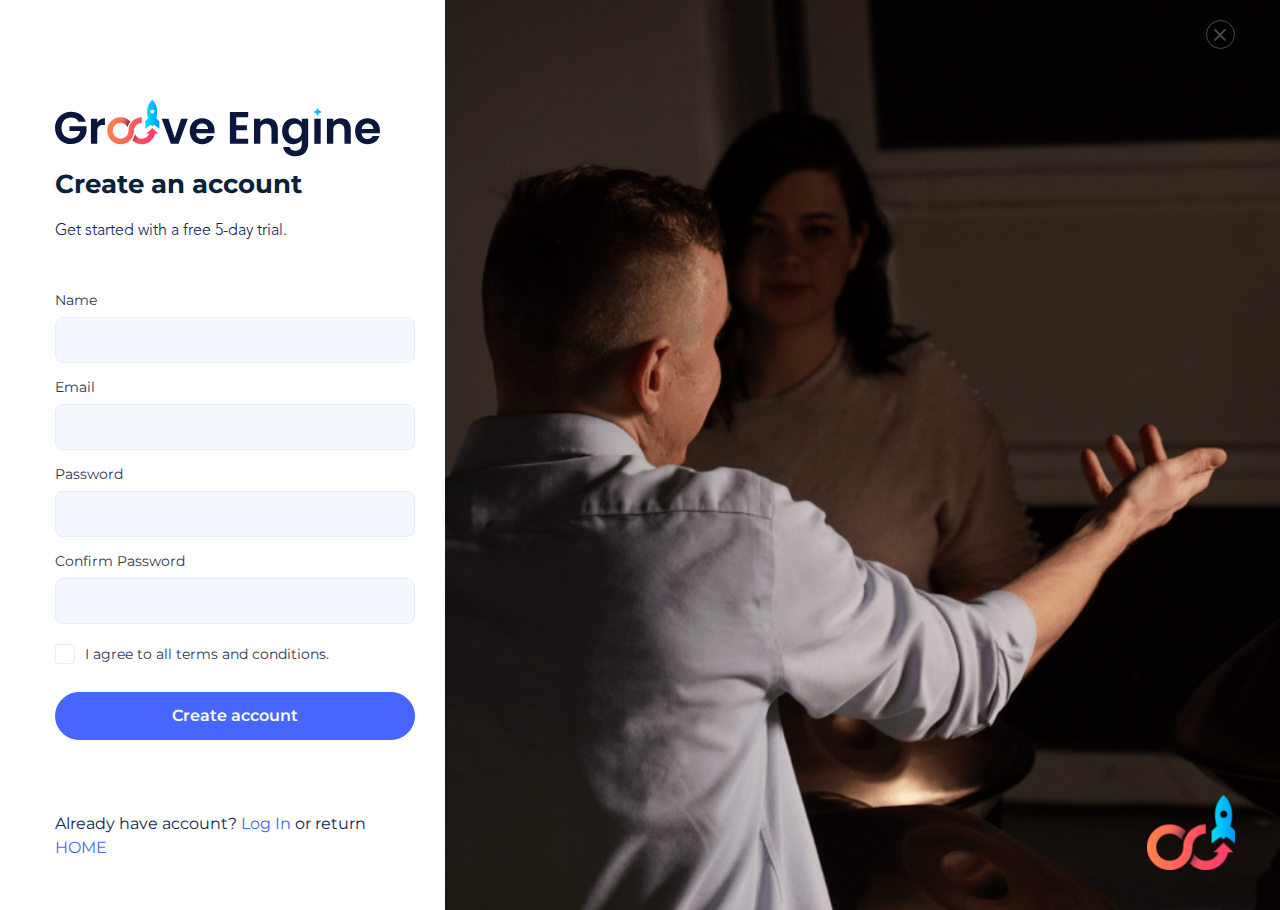
<file: create-account.html>
<!DOCTYPE html>
<html lang="en">
  <head>
    <meta charset="UTF-8" />
    <meta name="viewport" content="width=device-width, initial-scale=1.0" />
    <link rel="preconnect" href="https://fonts.googleapis.com" />
    <link rel="preconnect" href="https://fonts.gstatic.com" crossorigin />
    <link
      href="https://fonts.googleapis.com/css2?family=Montserrat:wght@300;400;500;600;700;800&display=swap"
      rel="stylesheet"
    />
    <link
      href="https://cdn.jsdelivr.net/npm/bootstrap@5.0.2/dist/css/bootstrap.min.css"
      rel="stylesheet"
    />
    <link rel="icon" type="image/png" href="favicon.png" />
    <title>Groove Engine - Create Account</title>
    <link rel="stylesheet" href="css/login-register-account.css" />
    <link rel="stylesheet" href="css/style.css" />
  </head>
  <body>
    <div class="fl-page">
      <section class="full-height-section">
        <div class="row">
          <div class="col-12 col-xl-4 col-lg-5 col-md-6">
            <div class="form-wrapper">
              <div class="logo-form-wrapper">
                <a href="/">
                  <img src="images/logo.svg" alt="logo" />
                </a>
              </div>
              <h1>Create an account</h1>
              <p>Get started with a free 5-day trial.</p>
              <form action="">
                <div class="form-group">
                  <label for="your_name">Name</label>
                  <input
                    type="text"
                    class="form-control"
                    name="your_name"
                    required
                  />
                </div>
                <div class="form-group">
                  <label for="email">Email</label>
                  <input
                    type="email"
                    class="form-control"
                    name="email"
                    required
                  />
                </div>
                <div class="form-group password-first">
                  <label for="password">Password</label>
                  <input
                    type="password"
                    class="form-control"
                    name="password"
                    required
                  />
                </div>
                <div class="form-group confirm-password">
                  <label for="confirm_password">Confirm Password</label>
                  <input
                    type="password"
                    class="form-control"
                    name="confirm_password"
                    required
                  />
                </div>
                <div class="form-group input-checkbox-box">
                  <label>
                    <input type="checkbox" required />
                    <span></span>
                    I agree to all terms and conditions.
                  </label>
                </div>
                <button type="submit">Create account</button>
              </form>
              <div class="floating-text">
                <p>
                  Already have account? <a href="/sign-in.html">Log In</a> or
                  return
                  <a href="/">HOME</a>
                </p>
              </div>
            </div>
          </div>
          <div class="col-12 col-xl-8 col-lg-7 col-md-6">
            <div class="full-height-img sign-in-img">
              <div class="btn-home">
                <a href="/" class="btn-close-all">
                  <svg
                    width="12"
                    height="12"
                    viewBox="0 0 12 12"
                    fill="none"
                    xmlns="http://www.w3.org/2000/svg"
                  >
                    <path
                      d="M11.5795 0.274392C11.5578 0.252715 11.5352 0.232157 11.5115 0.212577C11.4877 0.193138 11.4633 0.174957 11.4377 0.157894C11.4122 0.140832 11.3859 0.125029 11.3589 0.110624C11.3319 0.0962191 11.3043 0.0830729 11.2759 0.0713252C11.2476 0.0595775 11.2188 0.0492284 11.1894 0.0402778C11.1601 0.031467 11.1304 0.0240548 11.1003 0.0180411C11.0703 0.0120274 11.0399 0.0075521 11.0094 0.00447531C10.979 0.0015384 10.9483 0 10.9177 0C10.8869 0 10.8564 0.0015384 10.826 0.00447531C10.7953 0.0075521 10.7651 0.0120274 10.735 0.0180411C10.705 0.0240548 10.6752 0.031467 10.646 0.0402778C10.6166 0.0492284 10.5878 0.0595775 10.5594 0.0713252C10.5311 0.0830729 10.5035 0.0962191 10.4763 0.110624C10.4493 0.125029 10.423 0.140832 10.3976 0.157894C10.3721 0.174957 10.3475 0.193138 10.3239 0.212577C10.3001 0.232157 10.2774 0.252715 10.2558 0.274392L5.96661 4.56356L1.66807 0.274392C1.64584 0.256631 1.62276 0.240128 1.59899 0.224465C1.57535 0.208941 1.55088 0.194536 1.52584 0.18111C1.50067 0.167824 1.47508 0.155657 1.44892 0.144608C1.42277 0.13356 1.39606 0.12377 1.36907 0.115239C1.34194 0.106568 1.31453 0.0992959 1.28683 0.0931424C1.259 0.0871287 1.23103 0.0822338 1.20292 0.0787375C1.17467 0.0752411 1.14642 0.0730034 1.11803 0.0720245C1.08964 0.0710455 1.06125 0.0713253 1.03286 0.0730035C1.00447 0.0745419 0.97622 0.0774788 0.948249 0.0816744C0.920139 0.08587 0.892308 0.0913243 0.864617 0.0980372C0.837066 0.10475 0.809794 0.112722 0.782942 0.121952C0.75609 0.131182 0.729658 0.141671 0.703785 0.153279C0.677773 0.164887 0.652459 0.177614 0.627705 0.191599C0.602951 0.205445 0.578896 0.220549 0.555541 0.236632C0.532045 0.252715 0.509529 0.269917 0.487712 0.288098C0.465895 0.306279 0.444917 0.325299 0.424778 0.345438C0.404639 0.365577 0.385619 0.386555 0.367438 0.408372C0.349257 0.430189 0.332055 0.452705 0.315972 0.476201C0.299889 0.499556 0.284785 0.523611 0.270939 0.548365C0.256954 0.573119 0.244227 0.598433 0.232619 0.624445C0.221011 0.650318 0.210522 0.676751 0.201292 0.703602C0.192062 0.730454 0.18409 0.757726 0.177377 0.785277C0.170664 0.812968 0.16521 0.840799 0.161014 0.868909C0.156819 0.89688 0.153882 0.92513 0.152343 0.95352C0.150665 0.981911 0.150385 1.0103 0.151364 1.03869C0.152343 1.06708 0.154581 1.09533 0.158077 1.12358C0.161574 1.15169 0.166469 1.17966 0.172482 1.20749C0.178636 1.23519 0.185908 1.2626 0.194579 1.28973C0.20311 1.31672 0.2129 1.34343 0.223948 1.36958C0.234997 1.39574 0.247164 1.42133 0.26045 1.4465C0.273876 1.47154 0.288281 1.49601 0.303805 1.51965C0.319468 1.54342 0.335971 1.5665 0.353732 1.58873L4.6429 5.88727L0.353732 10.1858C0.327999 10.2062 0.303385 10.228 0.27989 10.251C0.256534 10.274 0.234297 10.2982 0.213459 10.3237C0.192481 10.349 0.173042 10.3754 0.154861 10.4029C0.13682 10.4303 0.120177 10.4585 0.105073 10.4877C0.0898289 10.517 0.076403 10.5468 0.0643756 10.5774C0.0523482 10.608 0.041999 10.6392 0.0333281 10.671C0.0246572 10.7026 0.0176646 10.7347 0.0123501 10.7672C0.00703571 10.7995 0.0033995 10.8322 0.00158141 10.8649C-0.000376517 10.8978 -0.000516388 10.9307 0.00116185 10.9635C0.00270025 10.9963 0.00605671 11.029 0.0109516 11.0614C0.0159863 11.0939 0.0226993 11.126 0.0312303 11.1578C0.0396215 11.1895 0.049691 11.2209 0.0612988 11.2515C0.0730465 11.2823 0.0863326 11.3123 0.101157 11.3416C0.116121 11.3709 0.132484 11.3993 0.150385 11.427C0.168147 11.4546 0.187447 11.4811 0.208145 11.5067C0.228843 11.5322 0.2508 11.5566 0.274016 11.5799C0.297231 11.6031 0.321706 11.625 0.347159 11.6457C0.372752 11.6664 0.399324 11.6857 0.426876 11.7035C0.454567 11.7214 0.482957 11.7378 0.512326 11.7527C0.541555 11.7675 0.571624 11.7808 0.602392 11.7926C0.633019 11.8042 0.664347 11.8143 0.696093 11.8226C0.72784 11.8312 0.760006 11.8379 0.792452 11.8429C0.824898 11.848 0.857624 11.8512 0.89035 11.8527C0.923215 11.8544 0.956081 11.8543 0.988946 11.8523C1.02167 11.8505 1.0544 11.8468 1.0867 11.8415C1.11915 11.8362 1.15132 11.8292 1.18292 11.8205C1.21467 11.8119 1.24586 11.8015 1.27648 11.7895C1.30711 11.7775 1.3369 11.764 1.36613 11.7488C1.39536 11.7337 1.42361 11.7171 1.45102 11.699C1.47843 11.6808 1.50487 11.6614 1.53018 11.6404C1.55563 11.6196 1.57983 11.5973 1.6029 11.574C1.62584 11.5505 1.64766 11.5259 1.66807 11.5001L5.96661 7.21098L10.2651 11.5001C10.2874 11.5179 10.3105 11.5344 10.3342 11.5501C10.3579 11.5656 10.3823 11.58 10.4074 11.5934C10.4325 11.6067 10.4581 11.6189 10.4843 11.6299C10.5104 11.641 10.5372 11.6508 10.5641 11.6593C10.5913 11.668 10.6187 11.6752 10.6464 11.6814C10.6742 11.6874 10.7022 11.6923 10.7303 11.6958C10.7585 11.6993 10.7868 11.7015 10.8152 11.7025C10.8436 11.7035 10.872 11.7032 10.9004 11.7015C10.9287 11.7 10.957 11.6971 10.985 11.6929C11.0131 11.6887 11.0409 11.6832 11.0686 11.6765C11.0962 11.6698 11.1234 11.6618 11.1503 11.6526C11.1771 11.6434 11.2036 11.6329 11.2294 11.6213C11.2554 11.6096 11.2808 11.5969 11.3055 11.5831C11.3303 11.5691 11.3543 11.5541 11.3777 11.5379C11.4012 11.5218 11.4237 11.5046 11.4455 11.4864C11.4675 11.4683 11.4883 11.4492 11.5084 11.4291C11.5286 11.409 11.5476 11.3881 11.5658 11.3662C11.584 11.3443 11.6012 11.3218 11.6172 11.2983C11.6335 11.275 11.6484 11.2509 11.6624 11.2262C11.6763 11.2014 11.689 11.1761 11.7006 11.1501C11.7122 11.1242 11.7227 11.0978 11.7319 11.0709C11.7412 11.0441 11.7491 11.0168 11.7558 10.9893C11.7626 10.9616 11.768 10.9337 11.7722 10.9056C11.7764 10.8777 11.7793 10.8494 11.7809 10.821C11.7826 10.7926 11.7828 10.7642 11.7819 10.7358C11.7809 10.7075 11.7786 10.6792 11.7751 10.651C11.7716 10.6228 11.7667 10.5949 11.7607 10.5672C11.7546 10.5394 11.7473 10.5119 11.7386 10.4848C11.7301 10.4578 11.7203 10.4311 11.7093 10.405C11.6982 10.3788 11.6861 10.3532 11.6728 10.328C11.6593 10.303 11.6449 10.2785 11.6294 10.2549C11.6137 10.2311 11.5972 10.208 11.5795 10.1858L7.29032 5.88727L11.5795 1.58873C11.6009 1.56706 11.6212 1.54454 11.6402 1.52091C11.6593 1.49727 11.6774 1.4728 11.694 1.44748C11.7108 1.42217 11.7263 1.39602 11.7406 1.36916C11.7547 1.34231 11.7676 1.3149 11.7792 1.28679C11.7907 1.25868 11.8009 1.23001 11.8095 1.20092C11.8184 1.17183 11.8256 1.14232 11.8315 1.11253C11.8374 1.08274 11.8418 1.05268 11.8448 1.02247C11.8477 0.99226 11.8493 0.961912 11.8493 0.931563C11.8493 0.901215 11.8477 0.870867 11.8448 0.840659C11.8418 0.810311 11.8374 0.780382 11.8315 0.750593C11.8256 0.720665 11.8184 0.691295 11.8095 0.662206C11.8009 0.633116 11.7907 0.604446 11.7792 0.576336C11.7676 0.548225 11.7547 0.520814 11.7406 0.493962C11.7263 0.46711 11.7108 0.440958 11.694 0.415644C11.6774 0.390331 11.6593 0.365856 11.6402 0.342221C11.6212 0.318586 11.6009 0.29593 11.5795 0.274392Z"
                      fill="#494C4F"
                    />
                  </svg>
                </a>
              </div>
              <div class="floating-logo floating-logo-account">
                <img src="images/hero-logo.svg" alt="logo" />
              </div>
            </div>
          </div>
        </div>
      </section>
    </div>
    <script src="https://cdnjs.cloudflare.com/ajax/libs/jquery/3.6.4/jquery.min.js"></script>
    <script src="js/form.js"></script>
  </body>
</html>
</file>
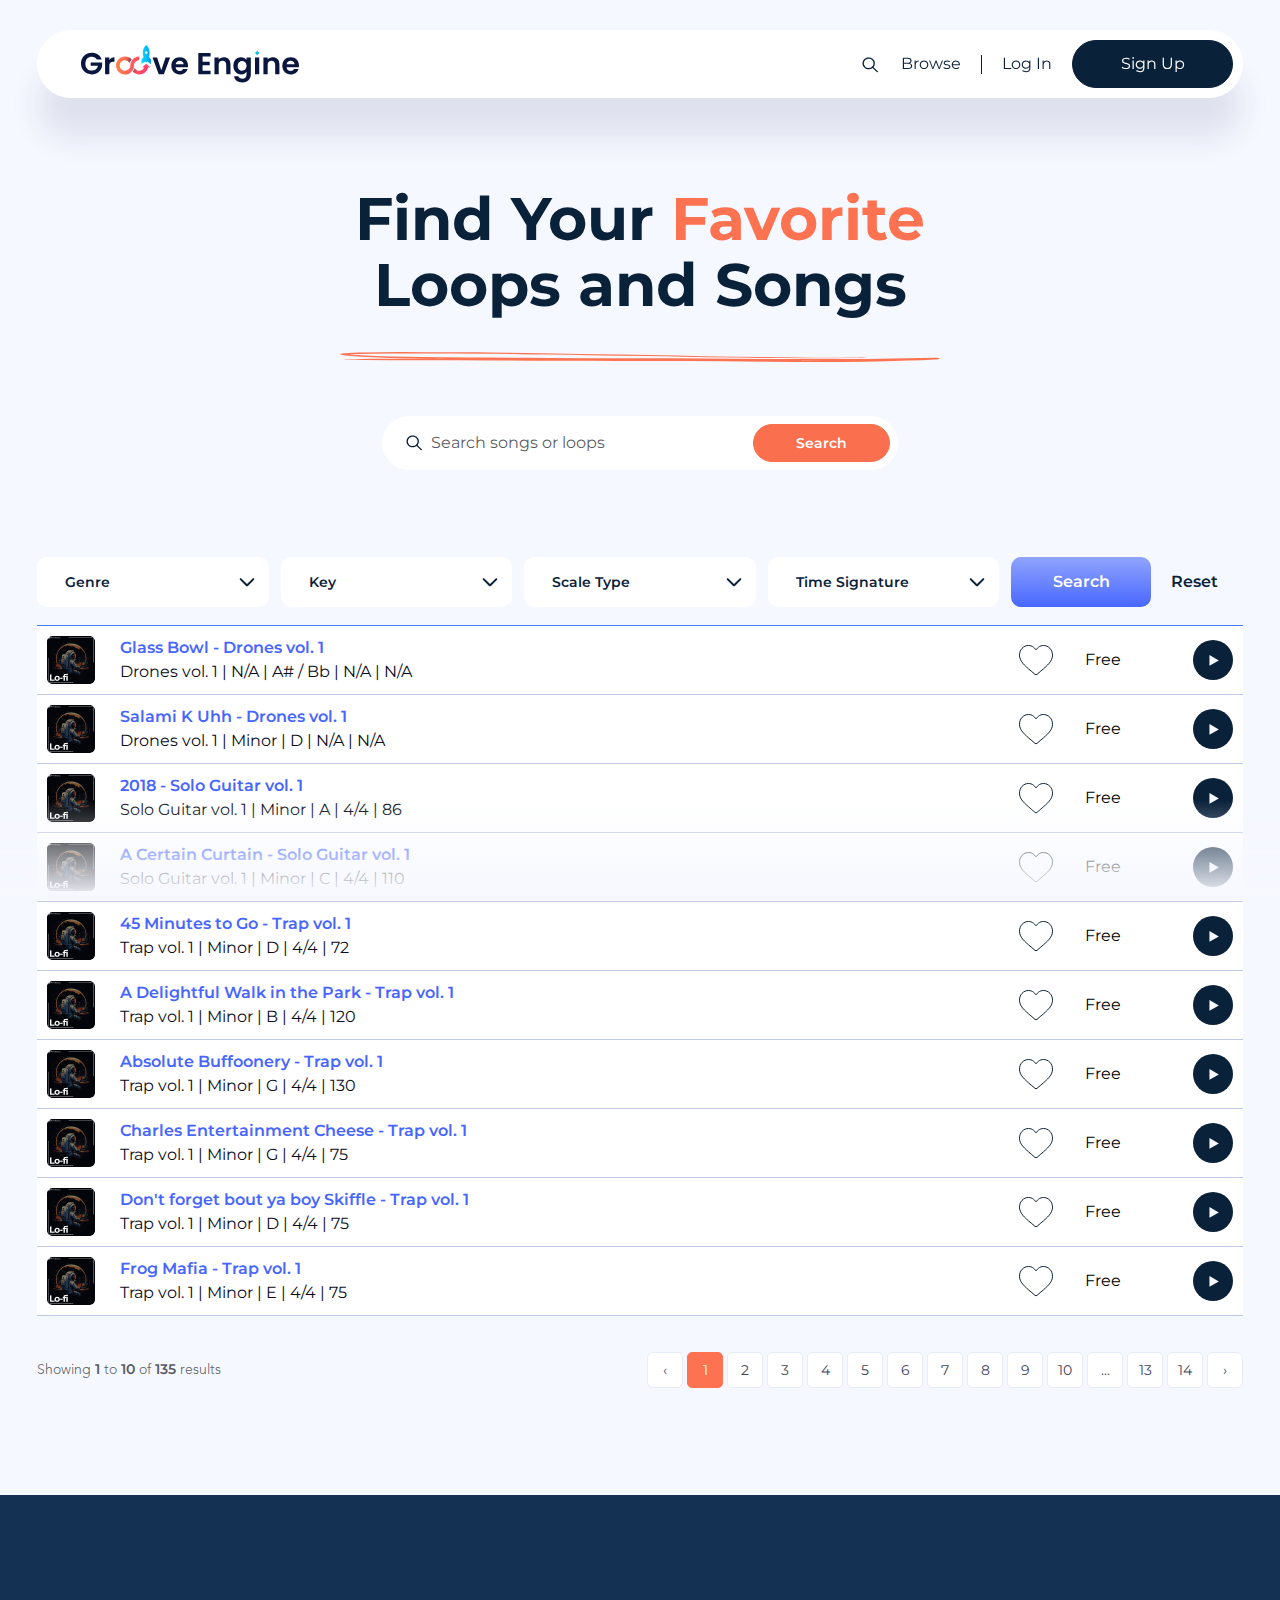
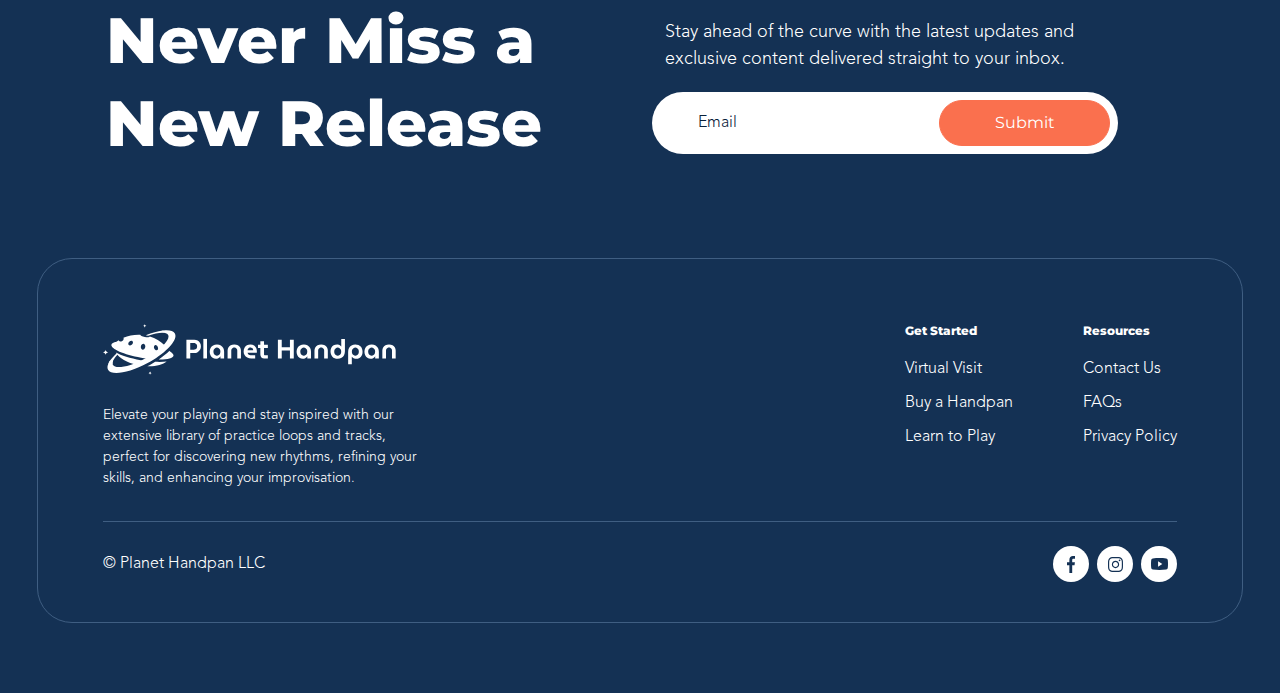
<file: search.html>
<!DOCTYPE html>
<html lang="en">
  <head>
    <meta charset="UTF-8" />
    <meta name="viewport" content="width=device-width, initial-scale=1.0" />
    <link rel="preconnect" href="https://fonts.googleapis.com" />
    <link rel="preconnect" href="https://fonts.gstatic.com" crossorigin />
    <link
      href="https://fonts.googleapis.com/css2?family=Montserrat:wght@300;400;500;600;700;800&display=swap"
      rel="stylesheet"
    />
    <link
      href="https://cdn.jsdelivr.net/npm/bootstrap@5.0.2/dist/css/bootstrap.min.css"
      rel="stylesheet"
    />
    <link rel="icon" type="image/png" href="favicon.png" />
    <title>Groove Engine - Search</title>
    <link rel="stylesheet" href="assets/select2.min.css" />
    <link rel="stylesheet" href="css/search.css" />
    <link rel="stylesheet" href="css/style.css" />
  </head>
  <body>
    <div class="fl-page">
      <header id="header"></header>
      <main>
        <section id="search_section">
          <div class="container">
            <div class="search-heading">
              <h1 class="small-h1">
                Find Your <span class="orange-text">Favorite</span> Loops and
                Songs
              </h1>
              <img src="images/search-img-separator.svg" alt="line" />
              <div class="search-area">
                <form action="" id="searchForm" method="get">
                  <div class="search-song">
                    <input
                      type="text"
                      class="form-control"
                      name="search"
                      id="search"
                      placeholder="Search songs or loops"
                      aria-label="Search songs or loops"
                    />
                    <button
                      type="submit"
                      class="clear-data"
                      onclick="trackSearch();"
                    >
                      Search
                    </button>
                  </div>
                </form>
              </div>
            </div>
            <div class="filter-section-wrapper">
              <div class="filter-icon-wrapper">
                <a href="#">
                  <img src="images/filter-svg.svg" alt="filter" />
                </a>
              </div>
              <div class="filter-section">
                <form action="" method="get" class="d-block">
                  <div class="srch-flter">
                    <div class="form-group">
                      <select
                        name="category"
                        class="form-control select2-show-search select2-show-search-genre"
                        id="category"
                        aria-label="Select Genre"
                      >
                        <option value="">Select Genre</option>
                        <option value="1">Percussion</option>
                        <option value="2">Handpan</option>
                        <option value="3">Hip-Hop</option>
                        <option value="4">Guitar</option>
                        <option value="5">Lo-fi</option>
                        <option value="6">Drone</option>
                        <option value="55">Piano</option>
                        <option value="56">Trap</option>
                        <option value="57">Exercises</option>
                        <option value="58">Grooves</option>
                        <option value="59">Fills</option>
                      </select>
                    </div>

                    <div class="form-group">
                      <select
                        name="key"
                        id="key"
                        class="form-control select2-show-search select2-show-search-key"
                        aria-label="Select Key"
                      >
                        <option value="">Select Key</option>
                        <option value="A">A</option>
                        <option value="A# / Bb">A# / Bb</option>
                        <option value="B">B</option>
                        <option value="C">C</option>
                        <option value="C# / Db">C# / Db</option>
                        <option value="D">D</option>
                        <option value="D# / Eb">D# / Eb</option>
                        <option value="E">E</option>
                        <option value="F">F</option>
                        <option value="F# / Gb">F# / Gb</option>
                        <option value="G">G</option>
                        <option value="G# / Ab">G# / Ab</option>
                      </select>
                    </div>

                    <div class="form-group">
                      <select
                        name="scale_type"
                        id="scale_type"
                        class="form-control select2-show-search select2-show-search-type"
                        aria-label="Select Scale Type"
                      >
                        <option value="">Select Scale Type</option>
                        <option value="N/A">N/A</option>
                        <option value="Major">Major</option>
                        <option value="Minor">Minor</option>
                        <option value="Other">Other</option>
                      </select>
                    </div>

                    <div class="form-group">
                      <select
                        name="signature"
                        id="signature"
                        class="form-control select2-show-search select2-show-search-signature"
                        aria-label="Select Signature"
                      >
                        <option value="">Select Signature</option>
                        <option value="N/A">N/A</option>
                        <option value="2/4">2/4</option>
                        <option value="3/4">3/4</option>
                        <option value="4/4">4/4</option>
                        <option value="5/4">5/4</option>
                        <option value="6/4">6/4</option>
                        <option value="7/4">7/4</option>
                        <option value="3/8">3/8</option>
                        <option value="5/8">5/8</option>
                        <option value="6/8">6/8</option>
                        <option value="7/8">7/8</option>
                        <option value="9/8">9/8</option>
                        <option value="10/8">10/8</option>
                        <option value="11/8">11/8</option>
                        <option value="12/8">12/8</option>
                        <option value="13/8">13/8</option>
                      </select>
                    </div>

                    <div
                      class="form-group d-flex align-items-center button-group"
                    >
                      <button class="" type="submit">Search</button>
                      <button
                        class="btn-text"
                        type="button"
                        onclick="window.location.href='https://planethandpan.shinedezign.pro/user/search'"
                      >
                        Reset
                      </button>
                    </div>
                  </div>
                </form>
              </div>
            </div>
            <div class="table-list">
              <table class="table">
                <tbody id="playlistBody">
                  <tr class="song-list">
                    <td>
                      <div class="llst-mang">
                        <a href="javascript:void(0);">
                          <div class="song-lst">
                            <img src="images/search-thumbnail.png" alt="" />
                            <h3>
                              Glass Bowl - Drones vol. 1<span
                                >Drones vol. 1 | N/A | A# / Bb | N/A | N/A</span
                              >
                            </h3>
                          </div>
                        </a>
                        <div class="ply-lkr" id="playlistBody">
                          <button>
                            <img
                              id="favorite-img-256"
                              src="images/like-svg.svg"
                              alt=""
                              onclick="toggleFavorite('256','157')"
                            />
                          </button>
                          <button class="mob-hide">Free</button>

                          <button>
                            <ul class="play_svg0">
                              <li>
                                <a
                                  href="javascript:void(0);"
                                  class="play-icon"
                                  onclick="player.play(0);"
                                >
                                  <img src="images/play-icon.svg" alt="" />
                                </a>

                                <a
                                  href="javascript:void(0);"
                                  class="pause-icon"
                                  onclick="player.pause();"
                                  style="display: none"
                                >
                                  <img src="images/ply-icon-p.svg" alt="img" />
                                </a>
                              </li>
                            </ul>
                          </button>
                        </div>
                      </div>
                    </td>
                  </tr>
                  <tr class="song-list">
                    <td>
                      <div class="llst-mang">
                        <a href="javascript:void(0);">
                          <div class="song-lst">
                            <img src="images/search-thumbnail.png" alt="" />
                            <h3>
                              Salami K Uhh - Drones vol. 1<span
                                >Drones vol. 1 | Minor | D | N/A | N/A</span
                              >
                            </h3>
                          </div>
                        </a>
                        <div class="ply-lkr" id="playlistBody">
                          <button>
                            <img
                              id="favorite-img-257"
                              src="images/like-svg.svg"
                              alt=""
                              onclick="toggleFavorite('257','157')"
                            />
                          </button>
                          <button class="mob-hide">Free</button>

                          <button>
                            <ul class="play_svg1">
                              <li>
                                <a
                                  href="javascript:void(0);"
                                  class="play-icon"
                                  onclick="player.play(1);"
                                >
                                  <img src="images/play-icon.svg" alt="" />
                                </a>

                                <a
                                  href="javascript:void(0);"
                                  class="pause-icon"
                                  onclick="player.pause();"
                                  style="display: none"
                                >
                                  <img src="images/ply-icon-p.svg" alt="img" />
                                </a>
                              </li>
                            </ul>
                          </button>
                        </div>
                      </div>
                    </td>
                  </tr>
                  <tr class="song-list">
                    <td>
                      <div class="llst-mang">
                        <a href="javascript:void(0);">
                          <div class="song-lst">
                            <img src="images/search-thumbnail.png" alt="" />
                            <h3>
                              2018 - Solo Guitar vol. 1<span
                                >Solo Guitar vol. 1 | Minor | A | 4/4 | 86</span
                              >
                            </h3>
                          </div>
                        </a>
                        <div class="ply-lkr" id="playlistBody">
                          <button>
                            <img
                              id="favorite-img-258"
                              src="images/like-svg.svg"
                              alt=""
                              onclick="toggleFavorite('258','159')"
                            />
                          </button>
                          <button class="mob-hide">Free</button>

                          <button>
                            <ul class="play_svg2">
                              <li>
                                <a
                                  href="javascript:void(0);"
                                  class="play-icon"
                                  onclick="player.play(2);"
                                >
                                  <img src="images/play-icon.svg" alt="" />
                                </a>

                                <a
                                  href="javascript:void(0);"
                                  class="pause-icon"
                                  onclick="player.pause();"
                                  style="display: none"
                                >
                                  <img src="images/ply-icon-p.svg" alt="img" />
                                </a>
                              </li>
                            </ul>
                          </button>
                        </div>
                      </div>
                    </td>
                  </tr>
                  <tr class="song-list">
                    <td>
                      <div class="llst-mang">
                        <a href="javascript:void(0);">
                          <div class="song-lst">
                            <img src="images/search-thumbnail.png" alt="" />
                            <h3>
                              A Certain Curtain - Solo Guitar vol. 1<span
                                >Solo Guitar vol. 1 | Minor | C | 4/4 |
                                110</span
                              >
                            </h3>
                          </div>
                        </a>
                        <div class="ply-lkr" id="playlistBody">
                          <button>
                            <img
                              id="favorite-img-260"
                              src="images/like-svg.svg"
                              alt=""
                              onclick="toggleFavorite('260','159')"
                            />
                          </button>
                          <button class="mob-hide">Free</button>

                          <button>
                            <ul class="play_svg3">
                              <li>
                                <a
                                  href="javascript:void(0);"
                                  class="play-icon"
                                  onclick="player.play(3);"
                                >
                                  <img src="images/play-icon.svg" alt="" />
                                </a>

                                <a
                                  href="javascript:void(0);"
                                  class="pause-icon"
                                  onclick="player.pause();"
                                  style="display: none"
                                >
                                  <img src="images/ply-icon-p.svg" alt="img" />
                                </a>
                              </li>
                            </ul>
                          </button>
                        </div>
                      </div>
                    </td>
                  </tr>
                  <tr class="song-list">
                    <td>
                      <div class="llst-mang">
                        <a href="javascript:void(0);">
                          <div class="song-lst">
                            <img src="images/search-thumbnail.png" alt="" />
                            <h3>
                              45 Minutes to Go - Trap vol. 1<span
                                >Trap vol. 1 | Minor | D | 4/4 | 72</span
                              >
                            </h3>
                          </div>
                        </a>
                        <div class="ply-lkr" id="playlistBody">
                          <button>
                            <img
                              id="favorite-img-261"
                              src="images/like-svg.svg"
                              alt=""
                              onclick="toggleFavorite('261','155')"
                            />
                          </button>
                          <button class="mob-hide">Free</button>

                          <button>
                            <ul class="play_svg4">
                              <li>
                                <a
                                  href="javascript:void(0);"
                                  class="play-icon"
                                  onclick="player.play(4);"
                                >
                                  <img src="images/play-icon.svg" alt="" />
                                </a>

                                <a
                                  href="javascript:void(0);"
                                  class="pause-icon"
                                  onclick="player.pause();"
                                  style="display: none"
                                >
                                  <img src="images/ply-icon-p.svg" alt="img" />
                                </a>
                              </li>
                            </ul>
                          </button>
                        </div>
                      </div>
                    </td>
                  </tr>
                  <tr class="song-list">
                    <td>
                      <div class="llst-mang">
                        <a href="javascript:void(0);">
                          <div class="song-lst">
                            <img src="images/search-thumbnail.png" alt="" />
                            <h3>
                              A Delightful Walk in the Park - Trap vol. 1<span
                                >Trap vol. 1 | Minor | B | 4/4 | 120</span
                              >
                            </h3>
                          </div>
                        </a>
                        <div class="ply-lkr" id="playlistBody">
                          <button>
                            <img
                              id="favorite-img-262"
                              src="images/like-svg.svg"
                              alt=""
                              onclick="toggleFavorite('262','155')"
                            />
                          </button>
                          <button class="mob-hide">Free</button>

                          <button>
                            <ul class="play_svg5">
                              <li>
                                <a
                                  href="javascript:void(0);"
                                  class="play-icon"
                                  onclick="player.play(5);"
                                >
                                  <img src="images/play-icon.svg" alt="" />
                                </a>

                                <a
                                  href="javascript:void(0);"
                                  class="pause-icon"
                                  onclick="player.pause();"
                                  style="display: none"
                                >
                                  <img src="images/ply-icon-p.svg" alt="img" />
                                </a>
                              </li>
                            </ul>
                          </button>
                        </div>
                      </div>
                    </td>
                  </tr>
                  <tr class="song-list">
                    <td>
                      <div class="llst-mang">
                        <a href="javascript:void(0);">
                          <div class="song-lst">
                            <img src="images/search-thumbnail.png" alt="" />
                            <h3>
                              Absolute Buffoonery - Trap vol. 1<span
                                >Trap vol. 1 | Minor | G | 4/4 | 130</span
                              >
                            </h3>
                          </div>
                        </a>
                        <div class="ply-lkr" id="playlistBody">
                          <button>
                            <img
                              id="favorite-img-263"
                              src="images/like-svg.svg"
                              alt=""
                              onclick="toggleFavorite('263','155')"
                            />
                          </button>
                          <button class="mob-hide">Free</button>

                          <button>
                            <ul class="play_svg6">
                              <li>
                                <a
                                  href="javascript:void(0);"
                                  class="play-icon"
                                  onclick="player.play(6);"
                                >
                                  <img src="images/play-icon.svg" alt="" />
                                </a>

                                <a
                                  href="javascript:void(0);"
                                  class="pause-icon"
                                  onclick="player.pause();"
                                  style="display: none"
                                >
                                  <img src="images/ply-icon-p.svg" alt="img" />
                                </a>
                              </li>
                            </ul>
                          </button>
                        </div>
                      </div>
                    </td>
                  </tr>
                  <tr class="song-list">
                    <td>
                      <div class="llst-mang">
                        <a href="javascript:void(0);">
                          <div class="song-lst">
                            <img src="images/search-thumbnail.png" alt="" />
                            <h3>
                              Charles Entertainment Cheese - Trap vol. 1<span
                                >Trap vol. 1 | Minor | G | 4/4 | 75</span
                              >
                            </h3>
                          </div>
                        </a>
                        <div class="ply-lkr" id="playlistBody">
                          <button>
                            <img
                              id="favorite-img-264"
                              src="images/like-svg.svg"
                              alt=""
                              onclick="toggleFavorite('264','155')"
                            />
                          </button>
                          <button class="mob-hide">Free</button>

                          <button>
                            <ul class="play_svg7">
                              <li>
                                <a
                                  href="javascript:void(0);"
                                  class="play-icon"
                                  onclick="player.play(7);"
                                >
                                  <img src="images/play-icon.svg" alt="" />
                                </a>

                                <a
                                  href="javascript:void(0);"
                                  class="pause-icon"
                                  onclick="player.pause();"
                                  style="display: none"
                                >
                                  <img src="images/ply-icon-p.svg" alt="img" />
                                </a>
                              </li>
                            </ul>
                          </button>
                        </div>
                      </div>
                    </td>
                  </tr>
                  <tr class="song-list">
                    <td>
                      <div class="llst-mang">
                        <a href="javascript:void(0);">
                          <div class="song-lst">
                            <img src="images/search-thumbnail.png" alt="" />
                            <h3>
                              Don't forget bout ya boy Skiffle - Trap vol.
                              1<span>Trap vol. 1 | Minor | D | 4/4 | 75</span>
                            </h3>
                          </div>
                        </a>
                        <div class="ply-lkr" id="playlistBody">
                          <button>
                            <img
                              id="favorite-img-265"
                              src="images/like-svg.svg"
                              alt=""
                              onclick="toggleFavorite('265','155')"
                            />
                          </button>
                          <button class="mob-hide">Free</button>

                          <button>
                            <ul class="play_svg8">
                              <li>
                                <a
                                  href="javascript:void(0);"
                                  class="play-icon"
                                  onclick="player.play(8);"
                                >
                                  <img src="images/play-icon.svg" alt="" />
                                </a>

                                <a
                                  href="javascript:void(0);"
                                  class="pause-icon"
                                  onclick="player.pause();"
                                  style="display: none"
                                >
                                  <img src="images/ply-icon-p.svg" alt="img" />
                                </a>
                              </li>
                            </ul>
                          </button>
                        </div>
                      </div>
                    </td>
                  </tr>
                  <tr class="song-list">
                    <td>
                      <div class="llst-mang">
                        <a href="javascript:void(0);">
                          <div class="song-lst">
                            <img src="images/search-thumbnail.png" alt="" />
                            <h3>
                              Frog Mafia - Trap vol. 1<span
                                >Trap vol. 1 | Minor | E | 4/4 | 75</span
                              >
                            </h3>
                          </div>
                        </a>
                        <div class="ply-lkr" id="playlistBody">
                          <button>
                            <img
                              id="favorite-img-266"
                              src="images/like-svg.svg"
                              alt=""
                              onclick="toggleFavorite('266','155')"
                            />
                          </button>
                          <button class="mob-hide">Free</button>

                          <button>
                            <ul class="play_svg9">
                              <li>
                                <a
                                  href="javascript:void(0);"
                                  class="play-icon"
                                  onclick="player.play(9);"
                                >
                                  <img src="images/play-icon.svg" alt="" />
                                </a>

                                <a
                                  href="javascript:void(0);"
                                  class="pause-icon"
                                  onclick="player.pause();"
                                  style="display: none"
                                >
                                  <img src="images/ply-icon-p.svg" alt="img" />
                                </a>
                              </li>
                            </ul>
                          </button>
                        </div>
                      </div>
                    </td>
                  </tr>
                </tbody>
              </table>
            </div>
            <div class="custom-pagination">
              <div class="d-flex justify-content-between flex-fill d-sm-none">
                <ul class="pagination">
                  <li class="page-item disabled" aria-disabled="true">
                    <span class="page-link">Previous</span>
                  </li>

                  <li class="page-item">
                    <a
                      class="page-link"
                      href="https://planethandpan.shinedezign.pro/user/search?page=2"
                      rel="next"
                      >Next</a
                    >
                  </li>
                </ul>
              </div>
              <div
                class="d-none flex-sm-fill d-sm-flex align-items-sm-center justify-content-sm-between"
              >
                <div>
                  <p class="small text-muted">
                    Showing
                    <span class="fw-semibold">1</span>
                    to
                    <span class="fw-semibold">10</span>
                    of
                    <span class="fw-semibold">135</span>
                    results
                  </p>
                </div>

                <div>
                  <ul class="pagination">
                    <li
                      class="page-item disabled"
                      aria-disabled="true"
                      aria-label="« Previous"
                    >
                      <span class="page-link" aria-hidden="true">‹</span>
                    </li>

                    <li class="page-item active" aria-current="page">
                      <span class="page-link">1</span>
                    </li>
                    <li class="page-item">
                      <a
                        class="page-link"
                        href="https://planethandpan.shinedezign.pro/user/search?page=2"
                        >2</a
                      >
                    </li>
                    <li class="page-item">
                      <a
                        class="page-link"
                        href="https://planethandpan.shinedezign.pro/user/search?page=3"
                        >3</a
                      >
                    </li>
                    <li class="page-item">
                      <a
                        class="page-link"
                        href="https://planethandpan.shinedezign.pro/user/search?page=4"
                        >4</a
                      >
                    </li>
                    <li class="page-item">
                      <a
                        class="page-link"
                        href="https://planethandpan.shinedezign.pro/user/search?page=5"
                        >5</a
                      >
                    </li>
                    <li class="page-item">
                      <a
                        class="page-link"
                        href="https://planethandpan.shinedezign.pro/user/search?page=6"
                        >6</a
                      >
                    </li>
                    <li class="page-item">
                      <a
                        class="page-link"
                        href="https://planethandpan.shinedezign.pro/user/search?page=7"
                        >7</a
                      >
                    </li>
                    <li class="page-item">
                      <a
                        class="page-link"
                        href="https://planethandpan.shinedezign.pro/user/search?page=8"
                        >8</a
                      >
                    </li>
                    <li class="page-item">
                      <a
                        class="page-link"
                        href="https://planethandpan.shinedezign.pro/user/search?page=9"
                        >9</a
                      >
                    </li>
                    <li class="page-item">
                      <a
                        class="page-link"
                        href="https://planethandpan.shinedezign.pro/user/search?page=10"
                        >10</a
                      >
                    </li>

                    <li class="page-item disabled" aria-disabled="true">
                      <span class="page-link">...</span>
                    </li>

                    <li class="page-item">
                      <a
                        class="page-link"
                        href="https://planethandpan.shinedezign.pro/user/search?page=13"
                        >13</a
                      >
                    </li>
                    <li class="page-item">
                      <a
                        class="page-link"
                        href="https://planethandpan.shinedezign.pro/user/search?page=14"
                        >14</a
                      >
                    </li>

                    <li class="page-item">
                      <a
                        class="page-link"
                        href="https://planethandpan.shinedezign.pro/user/search?page=2"
                        rel="next"
                        aria-label="Next »"
                        >›</a
                      >
                    </li>
                  </ul>
                </div>
              </div>
            </div>
          </div>
        </section>
      </main>
      <footer id="footer"></footer>
    </div>

    <script src="https://cdnjs.cloudflare.com/ajax/libs/jquery/3.6.4/jquery.min.js"></script>
    <script src="assets/select2.full.min.js"></script>
    <script src="js/script.js"></script>
    <script>
      $("#header").load("includes/header.html");
      $("#footer").load("includes/footer.html");

      $(document).ready(function () {
        $(".select2-show-search-genre").select2({
          placeholder: "Genre",
        });

        $(".select2-show-search-key").select2({
          placeholder: "Key",
        });

        $(".select2-show-search-type").select2({
          placeholder: "Scale Type",
        });

        $(".select2-show-search-signature").select2({
          placeholder: "Time Signature",
        });
      });

      $(document).ready(function () {
        $(".filter-icon-wrapper a").on("click", function (e) {
          e.preventDefault();

          $(".srch-flter").toggleClass("active");
        });
      });

      $(document).ready(function () {
        $(window).scroll(function (event) {
          var st = $(this).scrollTop();
          const target = $(".table-list");
          const targetOffsetTop = target.offset().top + target.height();
          const viewportBottom = $(window).scrollTop() + $(window).height();

          if (viewportBottom >= targetOffsetTop) {
            $(".table-list").addClass("active");
          } else {
            $(".table-list").removeClass("active");
          }
        });
      });
    </script>
  </body>
</html>
</file>
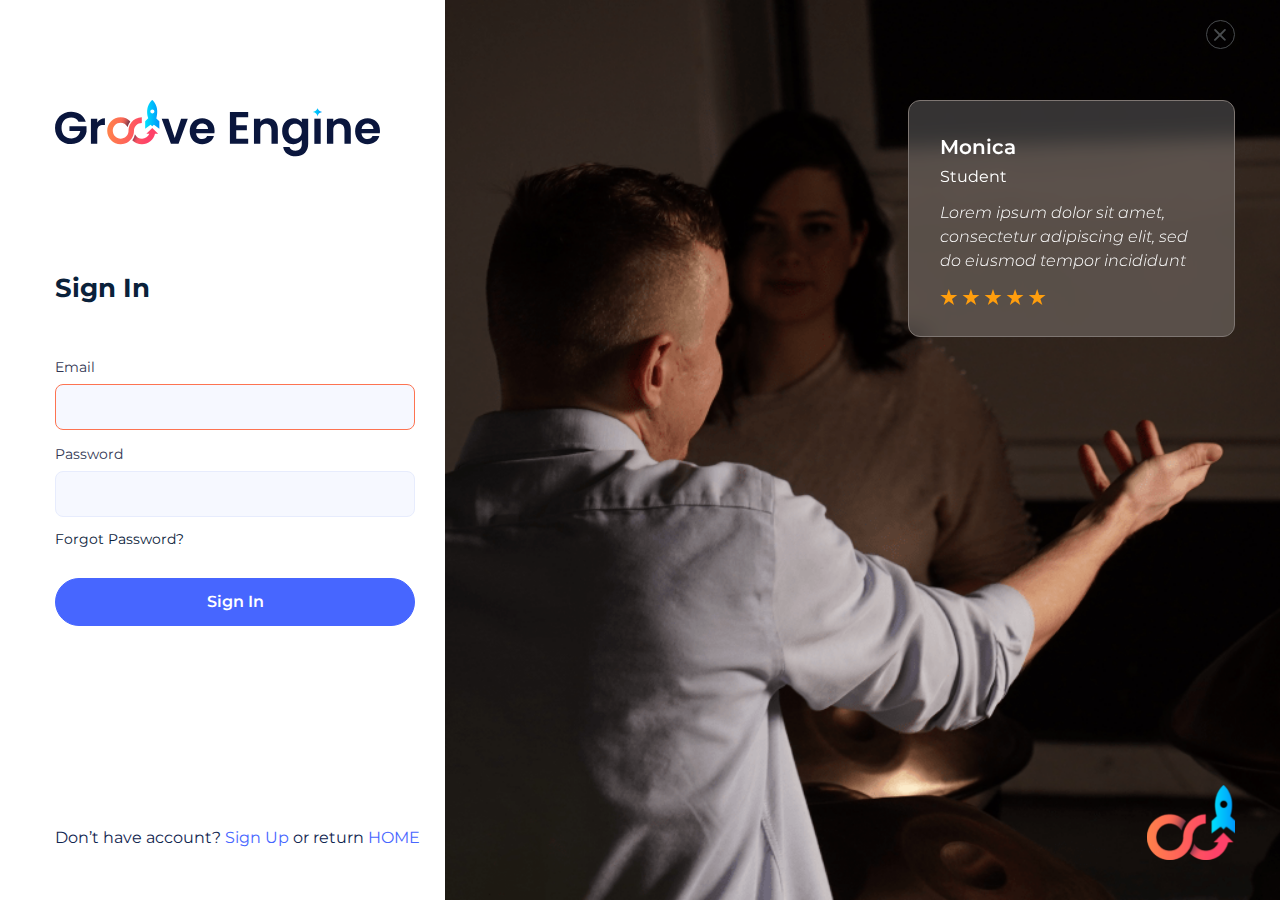
<file: sign-in.html>
<!DOCTYPE html>
<html lang="en">
  <head>
    <meta charset="UTF-8" />
    <meta name="viewport" content="width=device-width, initial-scale=1.0" />
    <link rel="preconnect" href="https://fonts.googleapis.com" />
    <link rel="preconnect" href="https://fonts.gstatic.com" crossorigin />
    <link
      href="https://fonts.googleapis.com/css2?family=Montserrat:wght@300;400;500;600;700;800&display=swap"
      rel="stylesheet"
    />
    <link
      href="https://cdn.jsdelivr.net/npm/bootstrap@5.0.2/dist/css/bootstrap.min.css"
      rel="stylesheet"
    />
    <link rel="icon" type="image/png" href="favicon.png" />
    <title>Groove Engine - Sign In</title>
    <link rel="stylesheet" href="css/login-register-account.css" />
    <link rel="stylesheet" href="css/style.css" />
  </head>
  <body>
    <div class="fl-page">
      <section class="full-height-section">
        <div class="row">
          <div class="col-12 col-xl-4 col-lg-5 col-md-6">
            <div class="form-wrapper">
              <div class="logo-form-wrapper">
                <a href="/">
                  <img src="images/logo.svg" alt="logo" />
                </a>
              </div>
              <h1>Sign In</h1>
              <form
                method="POST"
                class="login-frm"
                action="https://planethandpan.shinedezign.pro/user/post-login"
              >
                <input
                  type="hidden"
                  name="_token"
                  value="TIXZnXkeGiXO7vwrL70i3i61eqtuAlseEP3m8kqa"
                />
                <div class="form-group">
                  <label for="email">Email</label>
                  <input
                    id="email"
                    type="email"
                    class="form-control"
                    name="email"
                    value=""
                    autocomplete="off"
                    autofocus=""
                  />
                </div>
                <div class="form-group">
                  <label for="password">Password</label>
                  <input
                    id="password"
                    type="password"
                    class="form-control"
                    name="password"
                    autocomplete="current-password"
                  />
                  <a
                    href="https://planethandpan.shinedezign.pro/forget-password"
                  >
                    Forgot Password?
                  </a>
                </div>
                <button type="submit">Sign In</button>
              </form>
              <div class="floating-text">
                <p>
                  Don’t have account? <a href="/sign-up.html">Sign Up</a> or
                  return
                  <a href="/">HOME</a>
                </p>
              </div>
            </div>
          </div>
          <div class="col-12 col-xl-8 col-lg-7 col-md-6">
            <div class="full-height-img sign-in-img">
              <div class="btn-home">
                <a href="/" class="btn-close-all">
                  <svg
                    width="12"
                    height="12"
                    viewBox="0 0 12 12"
                    fill="none"
                    xmlns="http://www.w3.org/2000/svg"
                  >
                    <path
                      d="M11.5795 0.274392C11.5578 0.252715 11.5352 0.232157 11.5115 0.212577C11.4877 0.193138 11.4633 0.174957 11.4377 0.157894C11.4122 0.140832 11.3859 0.125029 11.3589 0.110624C11.3319 0.0962191 11.3043 0.0830729 11.2759 0.0713252C11.2476 0.0595775 11.2188 0.0492284 11.1894 0.0402778C11.1601 0.031467 11.1304 0.0240548 11.1003 0.0180411C11.0703 0.0120274 11.0399 0.0075521 11.0094 0.00447531C10.979 0.0015384 10.9483 0 10.9177 0C10.8869 0 10.8564 0.0015384 10.826 0.00447531C10.7953 0.0075521 10.7651 0.0120274 10.735 0.0180411C10.705 0.0240548 10.6752 0.031467 10.646 0.0402778C10.6166 0.0492284 10.5878 0.0595775 10.5594 0.0713252C10.5311 0.0830729 10.5035 0.0962191 10.4763 0.110624C10.4493 0.125029 10.423 0.140832 10.3976 0.157894C10.3721 0.174957 10.3475 0.193138 10.3239 0.212577C10.3001 0.232157 10.2774 0.252715 10.2558 0.274392L5.96661 4.56356L1.66807 0.274392C1.64584 0.256631 1.62276 0.240128 1.59899 0.224465C1.57535 0.208941 1.55088 0.194536 1.52584 0.18111C1.50067 0.167824 1.47508 0.155657 1.44892 0.144608C1.42277 0.13356 1.39606 0.12377 1.36907 0.115239C1.34194 0.106568 1.31453 0.0992959 1.28683 0.0931424C1.259 0.0871287 1.23103 0.0822338 1.20292 0.0787375C1.17467 0.0752411 1.14642 0.0730034 1.11803 0.0720245C1.08964 0.0710455 1.06125 0.0713253 1.03286 0.0730035C1.00447 0.0745419 0.97622 0.0774788 0.948249 0.0816744C0.920139 0.08587 0.892308 0.0913243 0.864617 0.0980372C0.837066 0.10475 0.809794 0.112722 0.782942 0.121952C0.75609 0.131182 0.729658 0.141671 0.703785 0.153279C0.677773 0.164887 0.652459 0.177614 0.627705 0.191599C0.602951 0.205445 0.578896 0.220549 0.555541 0.236632C0.532045 0.252715 0.509529 0.269917 0.487712 0.288098C0.465895 0.306279 0.444917 0.325299 0.424778 0.345438C0.404639 0.365577 0.385619 0.386555 0.367438 0.408372C0.349257 0.430189 0.332055 0.452705 0.315972 0.476201C0.299889 0.499556 0.284785 0.523611 0.270939 0.548365C0.256954 0.573119 0.244227 0.598433 0.232619 0.624445C0.221011 0.650318 0.210522 0.676751 0.201292 0.703602C0.192062 0.730454 0.18409 0.757726 0.177377 0.785277C0.170664 0.812968 0.16521 0.840799 0.161014 0.868909C0.156819 0.89688 0.153882 0.92513 0.152343 0.95352C0.150665 0.981911 0.150385 1.0103 0.151364 1.03869C0.152343 1.06708 0.154581 1.09533 0.158077 1.12358C0.161574 1.15169 0.166469 1.17966 0.172482 1.20749C0.178636 1.23519 0.185908 1.2626 0.194579 1.28973C0.20311 1.31672 0.2129 1.34343 0.223948 1.36958C0.234997 1.39574 0.247164 1.42133 0.26045 1.4465C0.273876 1.47154 0.288281 1.49601 0.303805 1.51965C0.319468 1.54342 0.335971 1.5665 0.353732 1.58873L4.6429 5.88727L0.353732 10.1858C0.327999 10.2062 0.303385 10.228 0.27989 10.251C0.256534 10.274 0.234297 10.2982 0.213459 10.3237C0.192481 10.349 0.173042 10.3754 0.154861 10.4029C0.13682 10.4303 0.120177 10.4585 0.105073 10.4877C0.0898289 10.517 0.076403 10.5468 0.0643756 10.5774C0.0523482 10.608 0.041999 10.6392 0.0333281 10.671C0.0246572 10.7026 0.0176646 10.7347 0.0123501 10.7672C0.00703571 10.7995 0.0033995 10.8322 0.00158141 10.8649C-0.000376517 10.8978 -0.000516388 10.9307 0.00116185 10.9635C0.00270025 10.9963 0.00605671 11.029 0.0109516 11.0614C0.0159863 11.0939 0.0226993 11.126 0.0312303 11.1578C0.0396215 11.1895 0.049691 11.2209 0.0612988 11.2515C0.0730465 11.2823 0.0863326 11.3123 0.101157 11.3416C0.116121 11.3709 0.132484 11.3993 0.150385 11.427C0.168147 11.4546 0.187447 11.4811 0.208145 11.5067C0.228843 11.5322 0.2508 11.5566 0.274016 11.5799C0.297231 11.6031 0.321706 11.625 0.347159 11.6457C0.372752 11.6664 0.399324 11.6857 0.426876 11.7035C0.454567 11.7214 0.482957 11.7378 0.512326 11.7527C0.541555 11.7675 0.571624 11.7808 0.602392 11.7926C0.633019 11.8042 0.664347 11.8143 0.696093 11.8226C0.72784 11.8312 0.760006 11.8379 0.792452 11.8429C0.824898 11.848 0.857624 11.8512 0.89035 11.8527C0.923215 11.8544 0.956081 11.8543 0.988946 11.8523C1.02167 11.8505 1.0544 11.8468 1.0867 11.8415C1.11915 11.8362 1.15132 11.8292 1.18292 11.8205C1.21467 11.8119 1.24586 11.8015 1.27648 11.7895C1.30711 11.7775 1.3369 11.764 1.36613 11.7488C1.39536 11.7337 1.42361 11.7171 1.45102 11.699C1.47843 11.6808 1.50487 11.6614 1.53018 11.6404C1.55563 11.6196 1.57983 11.5973 1.6029 11.574C1.62584 11.5505 1.64766 11.5259 1.66807 11.5001L5.96661 7.21098L10.2651 11.5001C10.2874 11.5179 10.3105 11.5344 10.3342 11.5501C10.3579 11.5656 10.3823 11.58 10.4074 11.5934C10.4325 11.6067 10.4581 11.6189 10.4843 11.6299C10.5104 11.641 10.5372 11.6508 10.5641 11.6593C10.5913 11.668 10.6187 11.6752 10.6464 11.6814C10.6742 11.6874 10.7022 11.6923 10.7303 11.6958C10.7585 11.6993 10.7868 11.7015 10.8152 11.7025C10.8436 11.7035 10.872 11.7032 10.9004 11.7015C10.9287 11.7 10.957 11.6971 10.985 11.6929C11.0131 11.6887 11.0409 11.6832 11.0686 11.6765C11.0962 11.6698 11.1234 11.6618 11.1503 11.6526C11.1771 11.6434 11.2036 11.6329 11.2294 11.6213C11.2554 11.6096 11.2808 11.5969 11.3055 11.5831C11.3303 11.5691 11.3543 11.5541 11.3777 11.5379C11.4012 11.5218 11.4237 11.5046 11.4455 11.4864C11.4675 11.4683 11.4883 11.4492 11.5084 11.4291C11.5286 11.409 11.5476 11.3881 11.5658 11.3662C11.584 11.3443 11.6012 11.3218 11.6172 11.2983C11.6335 11.275 11.6484 11.2509 11.6624 11.2262C11.6763 11.2014 11.689 11.1761 11.7006 11.1501C11.7122 11.1242 11.7227 11.0978 11.7319 11.0709C11.7412 11.0441 11.7491 11.0168 11.7558 10.9893C11.7626 10.9616 11.768 10.9337 11.7722 10.9056C11.7764 10.8777 11.7793 10.8494 11.7809 10.821C11.7826 10.7926 11.7828 10.7642 11.7819 10.7358C11.7809 10.7075 11.7786 10.6792 11.7751 10.651C11.7716 10.6228 11.7667 10.5949 11.7607 10.5672C11.7546 10.5394 11.7473 10.5119 11.7386 10.4848C11.7301 10.4578 11.7203 10.4311 11.7093 10.405C11.6982 10.3788 11.6861 10.3532 11.6728 10.328C11.6593 10.303 11.6449 10.2785 11.6294 10.2549C11.6137 10.2311 11.5972 10.208 11.5795 10.1858L7.29032 5.88727L11.5795 1.58873C11.6009 1.56706 11.6212 1.54454 11.6402 1.52091C11.6593 1.49727 11.6774 1.4728 11.694 1.44748C11.7108 1.42217 11.7263 1.39602 11.7406 1.36916C11.7547 1.34231 11.7676 1.3149 11.7792 1.28679C11.7907 1.25868 11.8009 1.23001 11.8095 1.20092C11.8184 1.17183 11.8256 1.14232 11.8315 1.11253C11.8374 1.08274 11.8418 1.05268 11.8448 1.02247C11.8477 0.99226 11.8493 0.961912 11.8493 0.931563C11.8493 0.901215 11.8477 0.870867 11.8448 0.840659C11.8418 0.810311 11.8374 0.780382 11.8315 0.750593C11.8256 0.720665 11.8184 0.691295 11.8095 0.662206C11.8009 0.633116 11.7907 0.604446 11.7792 0.576336C11.7676 0.548225 11.7547 0.520814 11.7406 0.493962C11.7263 0.46711 11.7108 0.440958 11.694 0.415644C11.6774 0.390331 11.6593 0.365856 11.6402 0.342221C11.6212 0.318586 11.6009 0.29593 11.5795 0.274392Z"
                      fill="#494C4F"
                    />
                  </svg>
                </a>
              </div>
              <div class="testimonial-form-wrapper">
                <h4>Monica</h4>
                <span>Student</span>
                <p>
                  Lorem ipsum dolor sit amet, consectetur adipiscing elit, sed
                  do eiusmod tempor incididunt
                </p>
                <img src="images/rates.svg" alt="rate" />
              </div>
              <div class="floating-logo">
                <img src="images/hero-logo.svg" alt="logo" />
              </div>
            </div>
          </div>
        </div>
      </section>
    </div>
    <script src="https://cdnjs.cloudflare.com/ajax/libs/jquery/3.6.4/jquery.min.js"></script>
  </body>
</html>
</file>
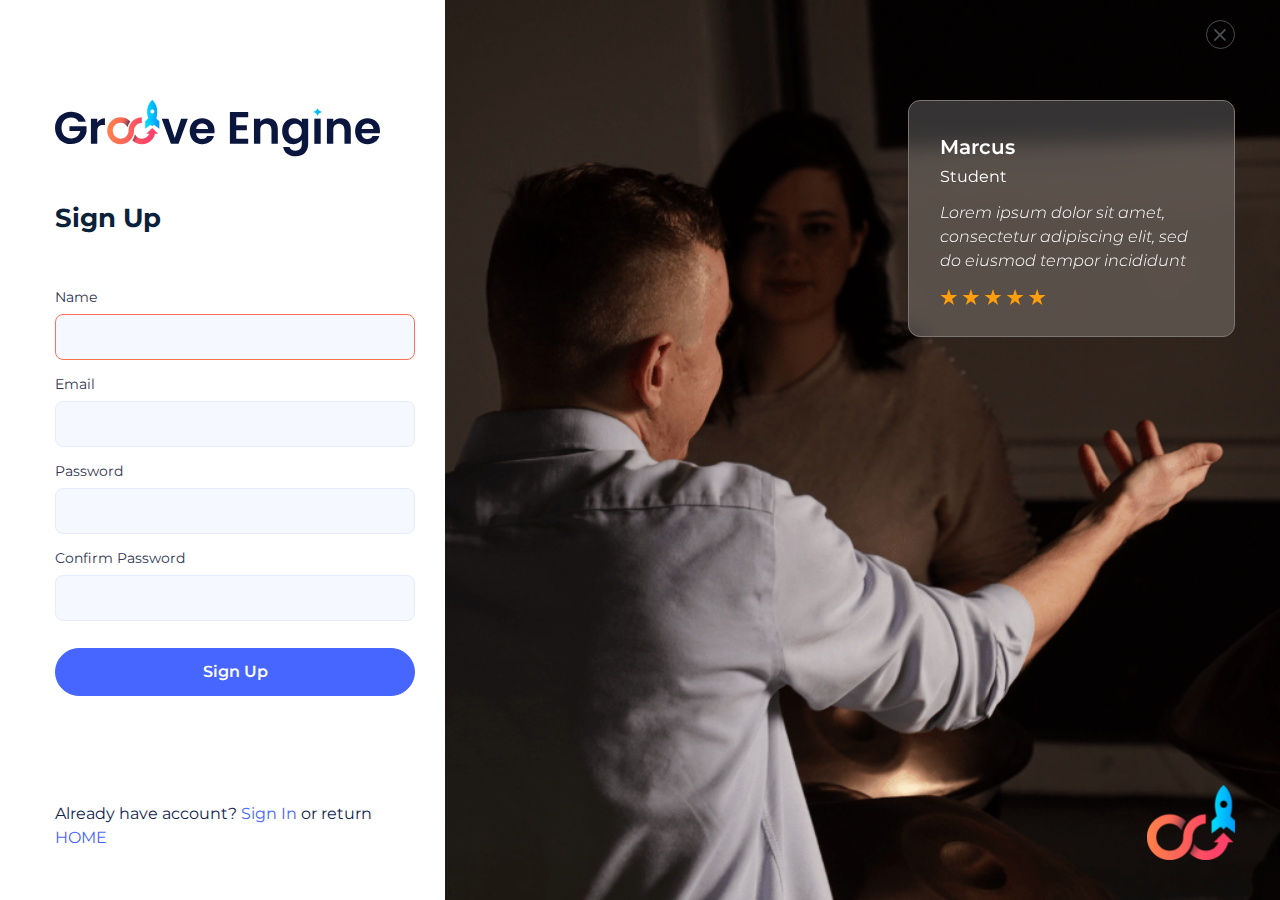
<file: sign-up.html>
<!DOCTYPE html>
<html lang="en">
  <head>
    <meta charset="UTF-8" />
    <meta name="viewport" content="width=device-width, initial-scale=1.0" />
    <link rel="preconnect" href="https://fonts.googleapis.com" />
    <link rel="preconnect" href="https://fonts.gstatic.com" crossorigin />
    <link
      href="https://fonts.googleapis.com/css2?family=Montserrat:wght@300;400;500;600;700;800&display=swap"
      rel="stylesheet"
    />
    <link
      href="https://cdn.jsdelivr.net/npm/bootstrap@5.0.2/dist/css/bootstrap.min.css"
      rel="stylesheet"
    />
    <link rel="icon" type="image/png" href="favicon.png" />
    <title>Groove Engine - Sign Up</title>
    <link rel="stylesheet" href="css/login-register-account.css" />
    <link rel="stylesheet" href="css/style.css" />
  </head>
  <body>
    <div class="fl-page">
      <section class="full-height-section">
        <div class="row">
          <div class="col-12 col-xl-4 col-lg-5 col-md-6">
            <div class="form-wrapper">
              <div class="logo-form-wrapper">
                <a href="/">
                  <img src="images/logo.svg" alt="logo" />
                </a>
              </div>
              <h1>Sign Up</h1>
              <form
                method="POST"
                action="https://planethandpan.shinedezign.pro/user/post-register"
              >
                <input
                  type="hidden"
                  name="_token"
                  value="TIXZnXkeGiXO7vwrL70i3i61eqtuAlseEP3m8kqa"
                />
                <div class="form-group">
                  <label for="name">Name</label>
                  <input
                    id="name"
                    type="text"
                    class="form-control"
                    name="name"
                    value=""
                    required=""
                    autocomplete="name"
                    autofocus=""
                  />
                </div>
                <div class="form-group">
                  <label for="email">Email</label>
                  <input
                    id="email"
                    type="email"
                    class="form-control"
                    name="email"
                    value=""
                    required=""
                    autocomplete="email"
                  />
                </div>
                <div class="form-group password-first">
                  <label for="password">Password</label>
                  <input
                    id="password"
                    type="password"
                    class="form-control"
                    name="password"
                    required=""
                    autocomplete="new-password"
                  />
                </div>
                <div class="form-group confirm-password">
                  <label for="confirm_password">Confirm Password</label>
                  <input
                    id="password-confirm"
                    type="password"
                    class="form-control"
                    name="password_confirmation"
                    required=""
                    autocomplete="new-password"
                  />
                </div>
                <button type="submit">Sign Up</button>
              </form>
              <div class="floating-text">
                <p>
                  Already have account? <a href="/sign-in.html">Sign In</a> or
                  return
                  <a href="/">HOME</a>
                </p>
              </div>
            </div>
          </div>
          <div class="col-12 col-xl-8 col-lg-7 col-md-6">
            <div class="full-height-img sign-in-img">
              <div class="btn-home">
                <a href="/" class="btn-close-all">
                  <svg
                    width="12"
                    height="12"
                    viewBox="0 0 12 12"
                    fill="none"
                    xmlns="http://www.w3.org/2000/svg"
                  >
                    <path
                      d="M11.5795 0.274392C11.5578 0.252715 11.5352 0.232157 11.5115 0.212577C11.4877 0.193138 11.4633 0.174957 11.4377 0.157894C11.4122 0.140832 11.3859 0.125029 11.3589 0.110624C11.3319 0.0962191 11.3043 0.0830729 11.2759 0.0713252C11.2476 0.0595775 11.2188 0.0492284 11.1894 0.0402778C11.1601 0.031467 11.1304 0.0240548 11.1003 0.0180411C11.0703 0.0120274 11.0399 0.0075521 11.0094 0.00447531C10.979 0.0015384 10.9483 0 10.9177 0C10.8869 0 10.8564 0.0015384 10.826 0.00447531C10.7953 0.0075521 10.7651 0.0120274 10.735 0.0180411C10.705 0.0240548 10.6752 0.031467 10.646 0.0402778C10.6166 0.0492284 10.5878 0.0595775 10.5594 0.0713252C10.5311 0.0830729 10.5035 0.0962191 10.4763 0.110624C10.4493 0.125029 10.423 0.140832 10.3976 0.157894C10.3721 0.174957 10.3475 0.193138 10.3239 0.212577C10.3001 0.232157 10.2774 0.252715 10.2558 0.274392L5.96661 4.56356L1.66807 0.274392C1.64584 0.256631 1.62276 0.240128 1.59899 0.224465C1.57535 0.208941 1.55088 0.194536 1.52584 0.18111C1.50067 0.167824 1.47508 0.155657 1.44892 0.144608C1.42277 0.13356 1.39606 0.12377 1.36907 0.115239C1.34194 0.106568 1.31453 0.0992959 1.28683 0.0931424C1.259 0.0871287 1.23103 0.0822338 1.20292 0.0787375C1.17467 0.0752411 1.14642 0.0730034 1.11803 0.0720245C1.08964 0.0710455 1.06125 0.0713253 1.03286 0.0730035C1.00447 0.0745419 0.97622 0.0774788 0.948249 0.0816744C0.920139 0.08587 0.892308 0.0913243 0.864617 0.0980372C0.837066 0.10475 0.809794 0.112722 0.782942 0.121952C0.75609 0.131182 0.729658 0.141671 0.703785 0.153279C0.677773 0.164887 0.652459 0.177614 0.627705 0.191599C0.602951 0.205445 0.578896 0.220549 0.555541 0.236632C0.532045 0.252715 0.509529 0.269917 0.487712 0.288098C0.465895 0.306279 0.444917 0.325299 0.424778 0.345438C0.404639 0.365577 0.385619 0.386555 0.367438 0.408372C0.349257 0.430189 0.332055 0.452705 0.315972 0.476201C0.299889 0.499556 0.284785 0.523611 0.270939 0.548365C0.256954 0.573119 0.244227 0.598433 0.232619 0.624445C0.221011 0.650318 0.210522 0.676751 0.201292 0.703602C0.192062 0.730454 0.18409 0.757726 0.177377 0.785277C0.170664 0.812968 0.16521 0.840799 0.161014 0.868909C0.156819 0.89688 0.153882 0.92513 0.152343 0.95352C0.150665 0.981911 0.150385 1.0103 0.151364 1.03869C0.152343 1.06708 0.154581 1.09533 0.158077 1.12358C0.161574 1.15169 0.166469 1.17966 0.172482 1.20749C0.178636 1.23519 0.185908 1.2626 0.194579 1.28973C0.20311 1.31672 0.2129 1.34343 0.223948 1.36958C0.234997 1.39574 0.247164 1.42133 0.26045 1.4465C0.273876 1.47154 0.288281 1.49601 0.303805 1.51965C0.319468 1.54342 0.335971 1.5665 0.353732 1.58873L4.6429 5.88727L0.353732 10.1858C0.327999 10.2062 0.303385 10.228 0.27989 10.251C0.256534 10.274 0.234297 10.2982 0.213459 10.3237C0.192481 10.349 0.173042 10.3754 0.154861 10.4029C0.13682 10.4303 0.120177 10.4585 0.105073 10.4877C0.0898289 10.517 0.076403 10.5468 0.0643756 10.5774C0.0523482 10.608 0.041999 10.6392 0.0333281 10.671C0.0246572 10.7026 0.0176646 10.7347 0.0123501 10.7672C0.00703571 10.7995 0.0033995 10.8322 0.00158141 10.8649C-0.000376517 10.8978 -0.000516388 10.9307 0.00116185 10.9635C0.00270025 10.9963 0.00605671 11.029 0.0109516 11.0614C0.0159863 11.0939 0.0226993 11.126 0.0312303 11.1578C0.0396215 11.1895 0.049691 11.2209 0.0612988 11.2515C0.0730465 11.2823 0.0863326 11.3123 0.101157 11.3416C0.116121 11.3709 0.132484 11.3993 0.150385 11.427C0.168147 11.4546 0.187447 11.4811 0.208145 11.5067C0.228843 11.5322 0.2508 11.5566 0.274016 11.5799C0.297231 11.6031 0.321706 11.625 0.347159 11.6457C0.372752 11.6664 0.399324 11.6857 0.426876 11.7035C0.454567 11.7214 0.482957 11.7378 0.512326 11.7527C0.541555 11.7675 0.571624 11.7808 0.602392 11.7926C0.633019 11.8042 0.664347 11.8143 0.696093 11.8226C0.72784 11.8312 0.760006 11.8379 0.792452 11.8429C0.824898 11.848 0.857624 11.8512 0.89035 11.8527C0.923215 11.8544 0.956081 11.8543 0.988946 11.8523C1.02167 11.8505 1.0544 11.8468 1.0867 11.8415C1.11915 11.8362 1.15132 11.8292 1.18292 11.8205C1.21467 11.8119 1.24586 11.8015 1.27648 11.7895C1.30711 11.7775 1.3369 11.764 1.36613 11.7488C1.39536 11.7337 1.42361 11.7171 1.45102 11.699C1.47843 11.6808 1.50487 11.6614 1.53018 11.6404C1.55563 11.6196 1.57983 11.5973 1.6029 11.574C1.62584 11.5505 1.64766 11.5259 1.66807 11.5001L5.96661 7.21098L10.2651 11.5001C10.2874 11.5179 10.3105 11.5344 10.3342 11.5501C10.3579 11.5656 10.3823 11.58 10.4074 11.5934C10.4325 11.6067 10.4581 11.6189 10.4843 11.6299C10.5104 11.641 10.5372 11.6508 10.5641 11.6593C10.5913 11.668 10.6187 11.6752 10.6464 11.6814C10.6742 11.6874 10.7022 11.6923 10.7303 11.6958C10.7585 11.6993 10.7868 11.7015 10.8152 11.7025C10.8436 11.7035 10.872 11.7032 10.9004 11.7015C10.9287 11.7 10.957 11.6971 10.985 11.6929C11.0131 11.6887 11.0409 11.6832 11.0686 11.6765C11.0962 11.6698 11.1234 11.6618 11.1503 11.6526C11.1771 11.6434 11.2036 11.6329 11.2294 11.6213C11.2554 11.6096 11.2808 11.5969 11.3055 11.5831C11.3303 11.5691 11.3543 11.5541 11.3777 11.5379C11.4012 11.5218 11.4237 11.5046 11.4455 11.4864C11.4675 11.4683 11.4883 11.4492 11.5084 11.4291C11.5286 11.409 11.5476 11.3881 11.5658 11.3662C11.584 11.3443 11.6012 11.3218 11.6172 11.2983C11.6335 11.275 11.6484 11.2509 11.6624 11.2262C11.6763 11.2014 11.689 11.1761 11.7006 11.1501C11.7122 11.1242 11.7227 11.0978 11.7319 11.0709C11.7412 11.0441 11.7491 11.0168 11.7558 10.9893C11.7626 10.9616 11.768 10.9337 11.7722 10.9056C11.7764 10.8777 11.7793 10.8494 11.7809 10.821C11.7826 10.7926 11.7828 10.7642 11.7819 10.7358C11.7809 10.7075 11.7786 10.6792 11.7751 10.651C11.7716 10.6228 11.7667 10.5949 11.7607 10.5672C11.7546 10.5394 11.7473 10.5119 11.7386 10.4848C11.7301 10.4578 11.7203 10.4311 11.7093 10.405C11.6982 10.3788 11.6861 10.3532 11.6728 10.328C11.6593 10.303 11.6449 10.2785 11.6294 10.2549C11.6137 10.2311 11.5972 10.208 11.5795 10.1858L7.29032 5.88727L11.5795 1.58873C11.6009 1.56706 11.6212 1.54454 11.6402 1.52091C11.6593 1.49727 11.6774 1.4728 11.694 1.44748C11.7108 1.42217 11.7263 1.39602 11.7406 1.36916C11.7547 1.34231 11.7676 1.3149 11.7792 1.28679C11.7907 1.25868 11.8009 1.23001 11.8095 1.20092C11.8184 1.17183 11.8256 1.14232 11.8315 1.11253C11.8374 1.08274 11.8418 1.05268 11.8448 1.02247C11.8477 0.99226 11.8493 0.961912 11.8493 0.931563C11.8493 0.901215 11.8477 0.870867 11.8448 0.840659C11.8418 0.810311 11.8374 0.780382 11.8315 0.750593C11.8256 0.720665 11.8184 0.691295 11.8095 0.662206C11.8009 0.633116 11.7907 0.604446 11.7792 0.576336C11.7676 0.548225 11.7547 0.520814 11.7406 0.493962C11.7263 0.46711 11.7108 0.440958 11.694 0.415644C11.6774 0.390331 11.6593 0.365856 11.6402 0.342221C11.6212 0.318586 11.6009 0.29593 11.5795 0.274392Z"
                      fill="#494C4F"
                    />
                  </svg>
                </a>
              </div>

              <div class="testimonial-form-wrapper">
                <h4>Marcus</h4>
                <span>Student</span>
                <p>
                  Lorem ipsum dolor sit amet, consectetur adipiscing elit, sed
                  do eiusmod tempor incididunt
                </p>
                <img src="images/rates.svg" alt="rate" />
              </div>
              <div class="floating-logo">
                <img src="images/hero-logo.svg" alt="logo" />
              </div>
            </div>
          </div>
        </div>
      </section>
    </div>
    <script src="https://cdnjs.cloudflare.com/ajax/libs/jquery/3.6.4/jquery.min.js"></script>
    <script src="js/form.js"></script>
  </body>

  <script></script>
</html>
</file>
<file: css/login-register-account.css>
.full-height-section {
  padding-left: calc((100vw - 1250px) / 2);
}
.full-height-section .row {
  min-height: 100dvh;
}
.full-height-img .btn-home a {
  position: absolute;
  top: 20px;
  right: 45px;
  height: 30px;
  width: 30px;
  border-radius: 50%;
  display: flex;
  justify-content: center;
  align-items: center;
}
.logo-form-wrapper {
  position: absolute;
  top: 100px;
  left: 0;
}
.logo-form-wrapper img {
  width: 325px;
}
.form-wrapper {
  display: flex;
  flex-direction: column;
  height: 100%;
  justify-content: center;
  padding: 170px 0;
  position: relative;
}
.form-wrapper > p {
  margin-bottom: 0;
  margin-top: 12px;
}
.form-wrapper form {
  max-width: 360px;
  margin-top: 45px;
}
.form-wrapper h1 {
  font-size: 26px;
}
.form-wrapper form label {
  color: #313653;
  font-size: 14px;
  margin-bottom: 6px;
}
.form-wrapper form input:not([type="checkbox"]) {
  background: #f6f8ff;
  border: 1px solid #e7ecfd;
  height: 46px;
  border-radius: 8px;
  font-weight: 500;
}
.form-wrapper form input:focus {
  border-color: #e7ecfd;
  background: #f6f8ff;
}
.form-wrapper .form-group {
  margin-bottom: 12px;
}
.floating-text {
  position: absolute;
  bottom: 50px;
  left: 0;
}
.floating-text p,
.floating-text a {
  font-family: "Montserrat", serif;
  margin-bottom: 0;
}
.floating-text a {
  color: #4766ff;
}
.form-wrapper .form-group a {
  font-size: 14px;
  margin-top: 12px;
  display: inline-flex;
}
.form-wrapper button {
  width: 100%;
  background: #4766ff;
  height: 48px;
  border-radius: 100px;
  border: 1px solid #4766ff;
  color: #fff;
  font-weight: 600;
  margin-top: 15px;
  transition: all 0.2s ease;
}
.form-wrapper button:hover {
  background: #494c4f;
  color: #fff;
  border-color: #494c4f;
}
.full-height-img {
  display: flex;
  flex-direction: column;
  height: 100%;
  background-size: cover !important;
  background-position: center !important;
  background-repeat: no-repeat !important;
  position: relative;
}
.sign-in-img {
  background: url(../images/sign-in-img.png);
}
.floating-logo {
  position: absolute;
  bottom: 40px;
  right: 45px;
}
.testimonial-form-wrapper {
  max-width: 327px;
  margin-left: auto;
  margin-right: 45px;
  margin-top: 100px;
  background-color: rgba(255, 255, 255, 0.2);
  -webkit-backdrop-filter: blur(10px);
  backdrop-filter: blur(10px);
  border: 1px solid #7e7672;
  border-radius: 12px;
  padding: 34px 31px 27px;
}
.testimonial-form-wrapper h4 {
  font-weight: 600;
  color: #fff;
  margin-bottom: 6px;
}
.testimonial-form-wrapper span {
  color: #fff;
  margin-bottom: 12px;
  display: block;
}
.testimonial-form-wrapper p {
  font-style: italic;
  color: #fff;
  font-family: "Montserrat", serif;
  margin-bottom: 12px;
  font-weight: 300;
}
.confirm-password span {
  color: red;
  font-size: 14px;
  margin-top: 10px;
  display: inline-block;
}
.input-checkbox-box span {
  display: inline-block;
  width: 20px;
  height: 20px;
  border: 1px solid #e7ecfd;
  border-radius: 3px;
}
.input-checkbox-box input:checked + span {
  background: #4766ff;
}
.input-checkbox-box {
  margin-top: 20px;
}
.input-checkbox-box label {
  display: flex;
  align-items: center;
  gap: 10px;
  cursor: pointer;
}
@media (max-width: 1300px) {
  .form-wrapper {
    margin-left: 40px;
  }
}
@media (max-width: 1024px) {
  .full-height-img {
    padding-left: 40px;
  }
  .logo-form-wrapper img {
    width: 280px;
  }
}
@media (max-width: 767px) {
  .floating-logo-account {
    margin-top: auto;
  }
  .floating-logo {
    position: relative;
    bottom: auto;
    right: auto;
    text-align: right;
  }
  .form-wrapper {
    margin-left: 35px;
    margin-right: 35px;
    padding: 120px 0 40px;
    height: auto;
  }
  .floating-text {
    position: relative;
    bottom: auto;
    margin-top: 20px;
  }
  .form-wrapper form {
    margin-top: 25px;
  }
  .full-height-img {
    padding: 0 35px 40px;
    min-height: 387px;
    position: static;
  }
  .testimonial-form-wrapper {
    margin: 35px 0;
    padding: 25px 20px;
  }
  .full-height-section .row {
    min-height: auto;
  }
  .full-height-img .btn-home a {
    right: 35px;
    font-size: 12px;
    top: 28px;
  }
  .logo-form-wrapper {
    top: 30px;
  }
  .logo-form-wrapper img {
    width: 200px;
  }
  .floating-text p {
    max-width: 175px;
  }
}
</file>
<file: css/style.css>
* {
  margin: 0;
  padding: 0;
  font-family: "Montserrat", serif;
}

@font-face {
  font-family: "Avenir Black";
  src: url("../fonts/AvenirLTStd-Black.otf");
  font-weight: 800;
}
@font-face {
  font-family: "Avenir Medium";
  src: url("../fonts/AvenirLTStd-Medium.otf");
  font-weight: 500;
}
@font-face {
  font-family: "Avenir Light";
  src: url("../fonts/AvenirLTStd-Light.otf");
  font-weight: 400;
}
.btn-close-all {
  display: inline-flex;
  justify-content: center;
  align-items: center;
  border-radius: 50%;
  padding: 0px;
  max-height: 29px;
  height: 29px;
  width: 29px;
  max-width: 29px;
  border: 1px solid #494c4f;
}
.btn-close-all:hover {
  border-color: #494c4f !important;
  background: #494c4f !important;
}
.btn-close-all svg path {
  transition: all 0.2s ease;
}
.btn-close-all:hover svg path {
  fill: #e5e5e6;
}
body.active {
  max-height: 100vh;
  overflow: hidden;
}
::selection {
  background: #5c78ff;
  color: #fff;
}
::-webkit-scrollbar {
  width: 5px;
}
::-webkit-scrollbar-track {
  background: #fff;
}
::-webkit-scrollbar-thumb {
  background: #fa704e;
  border-radius: 10px !important;
}

html {
  scroll-behavior: smooth !important;
}
.fl-page {
  overflow: hidden;
}

img {
  -webkit-user-select: none;
  -khtml-user-select: none;
  -moz-user-select: none;
  -o-user-select: none;
  user-select: none;
  max-width: 100%;
}

h1 {
  font-size: 74px;
  color: #0a213a;
  line-height: 1.1;
  font-weight: 700;
}
h1.small-h1 {
  font-size: 60px;
}
.orange-text {
  color: #fd7351;
}
h2,
.h2 {
  font-size: 42px;
  line-height: 1.3;
  font-weight: 800;
  color: #0a213a;
}
h3 {
  font-size: 22px;
  color: #11254f;
  font-weight: 700;
  line-height: 1.3;
}
h4 {
  font-size: 20px;
  font-weight: 500;
  color: #0a213a;
}
h5 {
  font-size: 16px;
  font-weight: 500;
  color: #4766ff;
  text-transform: uppercase;
  letter-spacing: 2px;
}
button {
  transition: all 0.2s ease;
}
ul {
  list-style: none;
  padding-left: 0;
  margin-bottom: 0;
}
a {
  transition: all 0.2s ease;
  text-decoration: none;
  color: #0a213a;
  box-shadow: none !important;
}
a:hover {
  color: #fd7351;
}
button {
  border: none;
  background: none;
}
.btn-dark {
  font-size: 16px;
  color: #fff;
  background: #0a213a;
  border: 1px solid #0a213a;
  border-radius: 100px;
  padding: 11px 29px;
  display: inline-flex;
  min-width: 161px;
  justify-content: center;
  align-items: center;
}
.plans-premium .btn-wrapper-plans a:hover,
.btn-dark:hover {
  /* opacity: 0.8; */
  background: #494c4f;
  color: #e5e5e6;
  border-color: #494c4f;
}
p {
  font-size: 16px;
  font-family: "Avenir Light";
  line-height: 1.5;
  color: #11254f;
}
.p-20 {
  font-family: "Avenir Medium";
  font-size: 22px;
  line-height: 1.5;
  color: #43435c;
}
.container {
  max-width: 1230px !important;
}
textarea,
input {
  box-shadow: none !important;
}
textarea:focus,
input:focus {
  border-color: #fd7351 !important;
}
.main-nav__items--links {
  display: flex;
  align-items: center;
  margin-left: 22px;
  gap: 20px;
}
.main-nav__items--links .separator {
  background: #0a213a;
  height: 19px;
  width: 1px;
}
/* header */
#header {
  position: fixed;
  margin: 0 auto;
  width: 100%;
  top: 30px;
  left: 50%;
  transform: translate(-50%, 0px);
  z-index: 999;
  transition: all 0.2s ease;
}
.scroll-down {
  transform: translate(-50%, -30px) !important;
  opacity: 0;
  pointer-events: none;
}
.scroll-up {
  transform: translate(-50%, 0px) !important;
  opacity: 1;
  pointer-events: all;
}
.social-media-header {
  display: none;
}
.main-nav__logo {
  padding-left: 34px;
}
.main-nav__logo img {
  width: 218px;
}
.main-nav {
  background: #fff;
  box-shadow: 0 40px 30px rgba(28, 38, 91, 0.1);
  border-radius: 44px;
  display: flex;
  justify-content: space-between;
  padding: 10px;
  align-items: center;
}
.main-nav__hamburger {
  display: none;
}
.main-nav__items {
  display: flex;
  align-items: center;
}
/* footer */
#footer {
  background: #143154;
  padding: 104px 0 70px;
  z-index: 10;
  position: relative;
}
.footer-title h2 {
  color: #fff;
  font-size: 64px;
}
.footer-subscribe p {
  color: #ffffff;
  font-size: 18px;
  max-width: 471px;
  padding-left: 13px;
}
.footer-subscribe form {
  background: #fff;
  border-radius: 100px;
  display: flex;
  padding: 8px;
  align-items: center;
  margin-top: 19px;
  max-width: 466px;
}
.footer-subscribe .form-group {
  width: 100%;
  display: flex;
  align-items: center;
}
.footer-subscribe form input:focus-visible {
  border: none !important;
}
.footer-subscribe form input {
  border: none !important;
  padding: 0;
  padding-left: 38px;
  color: #0a213a;
  font-family: "Avenir Light";
  flex: 1;
  background: transparent !important;
  outline: none !important;
}
.footer-subscribe form input::placeholder {
  color: #0a213a;
}
.footer-subscribe form button {
  height: 46px;
  background: #fa704e;
  width: 171px;
  max-width: 171px;
  border-radius: 100px;
  border: 1px solid #fa704e;
  color: #fff;
}
.footer-subscribe form button:hover {
  background: #494c4f;
  color: #e5e5e6;
  border-color: #494c4f;
}
.container-small {
  max-width: 1092px !important;
}
.border-footer {
  border: 1px solid #3f5e82;
  padding: 65px 65px 40px;
  border-radius: 35px;
  margin-top: 85px;
}
.footer-logo-text p {
  color: #ffffff;
  max-width: 326px;
  font-size: 14px;
  margin-top: 30px;
}
.footer-links {
  display: flex;
  margin-left: auto;
  justify-content: flex-end;
  gap: 70px;
}
.footer-links__single {
  display: flex;
  flex-direction: column;
}
.footer-links__single h4 {
  font-size: 12px;
  font-weight: 800;
  color: #fff;
}
.footer-links__single a {
  font-family: "Avenir Light";
  color: #fff;
  margin-top: 10px;
}
.footer-links__single a:hover {
  color: #fa704e;
}
.footer-separator {
  background: #3f5e82;
  height: 1px;
  margin: 32px 0 24px;
}
.border-footer p {
  margin-bottom: 0;
  color: #ffffff;
}
.social-media-footer {
  display: flex;
  align-items: center;
  justify-content: flex-end;
  gap: 8px;
}
.social-media-footer a {
  background: #fff;
  width: 36px;
  height: 36px;
  display: flex;
  justify-content: center;
  align-items: center;
  border-radius: 50%;
}
.social-media-footer a:hover {
  transform: translateY(-3px);
}
.input-checkbox-box input {
  position: absolute;
  top: 0;
  left: 0;
  visibility: hidden;
}
/* table shadow */
.table-list {
  margin-top: 18px;
  border-top: 1px solid #3e79ff;
  position: relative;
  overflow: hidden;
}
.table-list::before {
  position: fixed;
  content: "";
  background: linear-gradient(to bottom, rgba(246, 248, 255, 0), #f6f8ff);
  width: 100%;
  height: 100px;
  bottom: 0;
  left: 0;
  z-index: 9;
  transition: all 0.5s ease;
  pointer-events: none;
}
.table-list.active::before {
  transform: translateY(100%);
}
@media (max-width: 1200px) {
  .container {
    padding-left: 40px;
    padding-right: 40px;
  }
  h1 {
    font-size: 60px;
  }
}
@media (max-width: 1024px) {
  h1.small-h1,
  h1 {
    font-size: 42px;
  }
  h2,
  .h2 {
    font-size: 36px;
  }
  .container {
    padding-left: 30px;
    padding-right: 30px;
  }
  .border-footer {
    padding: 65px 30px 40px;
  }
  .footer-title h2 {
    font-size: 42px;
  }
}
@media (max-width: 767px) {
  h1.small-h1 {
    font-size: 30px;
  }
  h1 {
    font-size: 34px;
  }
  h2,
  .h2 {
    font-size: 32px;
  }
  h3 {
    font-size: 18px;
  }
  p {
    font-size: 14px;
  }
  .p-20 {
    font-size: 16px;
  }
  .container {
    padding-left: 35px;
    padding-right: 35px;
  }
  #footer {
    padding: 60px 0 45px;
  }
  .footer-subscribe p {
    padding-left: 0;
    margin: 20px 0 22px;
  }
  .footer-subscribe form input {
    padding-left: 25px;
  }
  .footer-subscribe form button {
    max-width: 104px;
    width: 104px;
    font-size: 12px;
    height: 38px;
  }
  .border-footer {
    margin-top: 60px;
    border-radius: 25px;
    padding: 34px 20px 29px;
    text-align: center;
  }
  .footer-logo-text img {
    width: 218px;
  }
  .footer-links {
    gap: 35px;
    flex-direction: column;
  }
  .column-reverse-custom {
    flex-direction: column-reverse;
  }
  .social-media-footer {
    margin-top: 20px;
    margin-bottom: 27px;
    justify-content: center;
  }
  .footer-separator {
    margin: 50px 0 20px;
  }
  .footer-links {
    margin-top: 35px;
  }
  .main-nav__logo {
    padding-left: 10px;
  }
  .main-nav__items--links {
    position: fixed;
    width: 100%;
    height: calc(100dvh);
    top: -30px;
    left: 0;
    background: #f6f8ff;
    z-index: -1;
    margin-left: 0;
    flex-direction: column;
    justify-content: center;
    opacity: 0;
    transition: all 0.2s ease;
    pointer-events: none;
  }
  .main-nav__items--links.active {
    opacity: 1;
    pointer-events: all;
  }
  .main-nav__items--links .separator {
    display: none;
  }
  .main-nav__logo img {
    width: 123px;
  }
  .social-media-header {
    display: block;
    position: absolute;
    bottom: 20px;
  }
  .social-media-header__wrapper {
    display: flex;
    align-items: center;
    justify-content: center;
    gap: 10px;
    margin-top: 20px;
  }
  .social-media-header__wrapper a {
    background: #0a213a;
    width: 47px;
    height: 47px;
    display: flex;
    align-items: center;
    justify-content: center;
    border-radius: 50%;
  }
  .social-media-header__wrapper a:hover {
    background: #3293ff;
  }
  .main-nav__hamburger {
    display: flex;
    flex-direction: column;
    gap: 2px;
    margin-left: 14px;
  }
  .main-nav {
    padding-right: 17px;
  }
  .main-nav__hamburger span {
    background: #0a213a;
    width: 18px;
    height: 2px;
    border-radius: 10px;
    transition: all 0.2s ease;
  }
  .main-nav__hamburger.active .line-2 {
    width: 0;
  }
  .main-nav__hamburger.active .line-1 {
    transform: rotate(45deg);
    transition-delay: 0.2s;
  }
  .main-nav__hamburger.active .line-3 {
    transform: rotate(-45deg);
    transition-delay: 0.2s;
    margin-top: -8px;
  }
  .main-nav__items {
    margin-left: auto;
  }
  .table-list::before {
    height: 220px;
  }
  .table-list {
    margin-top: 5px;
  }
  .table-list::before {
    display: none !important;
  }
}
</file>
<file: css/search.css>
#search_section {
  padding: 186px 0 107px;
  background: #f6f8ff;
}
.search-heading {
  max-width: 600px;
  margin: 0 auto;
  text-align: center;
}
.search-heading h1 {
  margin-bottom: 26px;
}
.search-area {
  margin-top: 48px;
}
.search-song {
  display: flex;
  align-items: center;
  max-width: 516px;
  margin: 0 auto;
  background: #ffffff;
  border-radius: 80px;
  padding: 8px;
  padding-left: 24px;
}
.select2-selection__placeholder {
  font-size: 400;
  color: #0a213a !important;
}
.search-song input {
  border: none !important;
  padding-left: 25px;
  background-image: url(../images/search-icon.svg);
  background-repeat: no-repeat;
  background-position: left center;
  flex: 1;
}
.search-song button {
  background: #fa704e;
  border-radius: 80px;
  max-width: 137px;
  width: 137px;
  height: 38px;
  border: 1px solid #fa704e;
  font-size: 14px;
  color: #fff;
  font-weight: 600;
}
.search-song button:hover {
  background: #494c4f;
  color: #e5e5e6;
  border-color: #494c4f;
}
.filter-section-wrapper {
  margin-top: 87px;
  position: relative;
  z-index: 9;
}
.srch-flter {
  display: flex;
  gap: 12px;
  align-items: center;
}
.srch-flter > div {
  flex: 1;
}
.select2-container--default .select2-selection--single {
  border: none;
  height: 50px;
  display: flex;
  align-items: center;
  border-radius: 10px;
}
.select2-selection__rendered {
  color: #0a213a;
  font-size: 14px;
  font-weight: 600;
  padding-left: 28px !important;
}
.select2-selection__arrow {
  top: 50% !important;
  transform: translateY(-50%);
  right: 10px !important;

  background-repeat: no-repeat;
  background-position: center;
  position: relative;
}
.select2-selection__arrow::before {
  content: "";
  background-image: url(../images/arrow-down.svg);
  width: 16px;
  height: 9px;
  position: absolute;
  top: 50%;
  transform: translateY(-50%) rotate(0);
  transition: all 0.2s ease;
}
.select2-selection__arrow b {
  display: none;
}
.select2-container--open .select2-selection__arrow::before {
  transform: translateY(-50%) rotate(180deg);
}

.select2-results__options::-webkit-scrollbar-track {
  background: #f6f8ff;
}
.select2-search__field {
  outline: none !important;
  border-color: #c1cae8 !important;
  border-radius: 5px !important;
}
.select2-results__option--highlighted {
  background-color: #3e79ff !important;
}
.select2-dropdown {
  border-color: #c1cae8 !important;
}
.button-group button {
  gap: 10px;
}
.button-group button:first-of-type {
  height: 50px;
  max-width: 100%;
  width: 140px;
  background: linear-gradient(to bottom, #90a4ff, #4867ff);
  border: none;
  border-radius: 10px;
  color: #fff;
  font-weight: 600;
}
.button-group button:last-of-type {
  color: #0a213a;
  background: transparent;
  border: none;
  font-weight: 600;
  margin-left: 20px;
}
.button-group button:last-of-type:hover {
  color: #fa704e;
}
.filter-icon-wrapper {
  display: none;
}

.llst-mang .song-lst,
.llst-mang {
  display: flex;
  align-items: center;
  justify-content: space-between;
}
.song-lst img {
  max-width: 48px;
  width: 48px;
  height: 48px;
  object-fit: cover;
  border-radius: 5px;
}
.song-lst h3 {
  display: flex;
  flex-direction: column;
  margin-bottom: 0;
  font-size: 16px;
  color: #4766ff;
  font-weight: 600;
  margin-left: 25px;
}
.song-lst h3 span {
  color: #090c19;
  font-weight: 400;
  margin-top: 3px;
  display: inline-block;
}
.song-list td {
  padding: 10px;
  box-shadow: none;
  border-bottom: 1px solid #c1cae8;
}
.ply-lkr {
  display: flex;
  align-items: center;
  gap: 32px;
}
.ply-lkr button:nth-child(2) {
  min-width: 76px;
  text-align: left;
}
.custom-pagination {
  margin-top: 20px;
}
.custom-pagination p {
  margin-bottom: 0;
}
.pagination {
  display: flex;
  gap: 5px;
}
.pagination li .page-link {
  width: 36px;
  height: 36px;
  display: flex;
  justify-content: center;
  align-items: center;
  font-size: 14px;
  background: #fff;
  border: 1px solid #e7ecfd;
  border-radius: 5px;
  color: #43435c;
}
.pagination li .page-link:hover,
.page-item.active .page-link {
  background: #fd7351;
  border: 1px solid #fd7351;
  color: #fff;
}
@media (max-width: 1150px) {
  .select2-selection__rendered {
    padding-left: 15px !important;
  }
}
@media (max-width: 1024px) {
  .search-heading h1 {
    max-width: 450px;
    margin-left: auto;
    margin-right: auto;
  }
  .search-heading img {
    max-width: 450px;
    width: 100%;
  }
  .button-group button {
    font-size: 14px;
  }
  .button-group button:first-of-type {
    width: 115px;
  }
  .srch-flter {
    gap: 6px;
  }
  .select2-selection__rendered {
    font-size: 12px;
    padding-right: 25px !important;
  }
  .select2-selection__arrow {
    right: -5px;
  }
  .select2-selection__arrow::before {
    right: 0;
  }
  .select2-results__options li {
    font-size: 12px;
  }
  .filter-section-wrapper {
    margin-top: 50px;
  }
  .custom-pagination > div {
    flex-direction: column;
    gap: 10px;
  }
}
@media (max-width: 767px) {
  #search_section {
    padding: 143px 0 50px;
  }
  .search-heading h1 {
    margin-bottom: 15px;
    max-width: 270px;
  }
  .search-heading img {
    max-width: 218px;
  }
  .search-area {
    margin-top: 30px;
  }
  .filter-icon-wrapper {
    display: flex;
    margin-bottom: 10px;
  }
  .search-song {
    padding-left: 15px;
  }
  .search-song input {
    font-size: 14px;
  }
  .search-song button {
    width: 115px;
  }
  .srch-flter {
    flex-direction: column;
    gap: 10px;
    max-height: 0;
    overflow: hidden;
    transition: all 0.2s ease;
  }
  .srch-flter.active {
    max-height: 500px;
  }
  .srch-flter > div {
    width: 100%;
  }
  .select2-container {
    width: 100% !important;
  }
  .filter-section-wrapper {
    position: relative;
    margin-top: 25px;
  }
  .button-group button:last-of-type {
    position: absolute;
    right: 0;
    top: 5px;
  }
  .mob-hide {
    display: none;
  }
  .song-list td {
    padding: 10px 0;
  }
  .song-lst h3 {
    margin-left: 13px;
    font-size: 14px;
  }
  .ply-lkr button:last-of-type {
    display: none;
  }
  .song-lst h3 span {
    font-size: 11px;
  }
  .ply-lkr button:first-of-type img {
    width: 21px;
  }
  .ply-lkr {
    flex-basis: 21px;
    max-width: 21px;
  }
  .llst-mang > a {
    flex: 1;
    display: flex;
    padding-right: 10px;
  }

  .filter-section {
    padding-bottom: 10px;
  }
  .pagination li .page-link {
    width: auto;
  }
  .custom-pagination {
    margin-top: 10px;
  }
}
</file>
